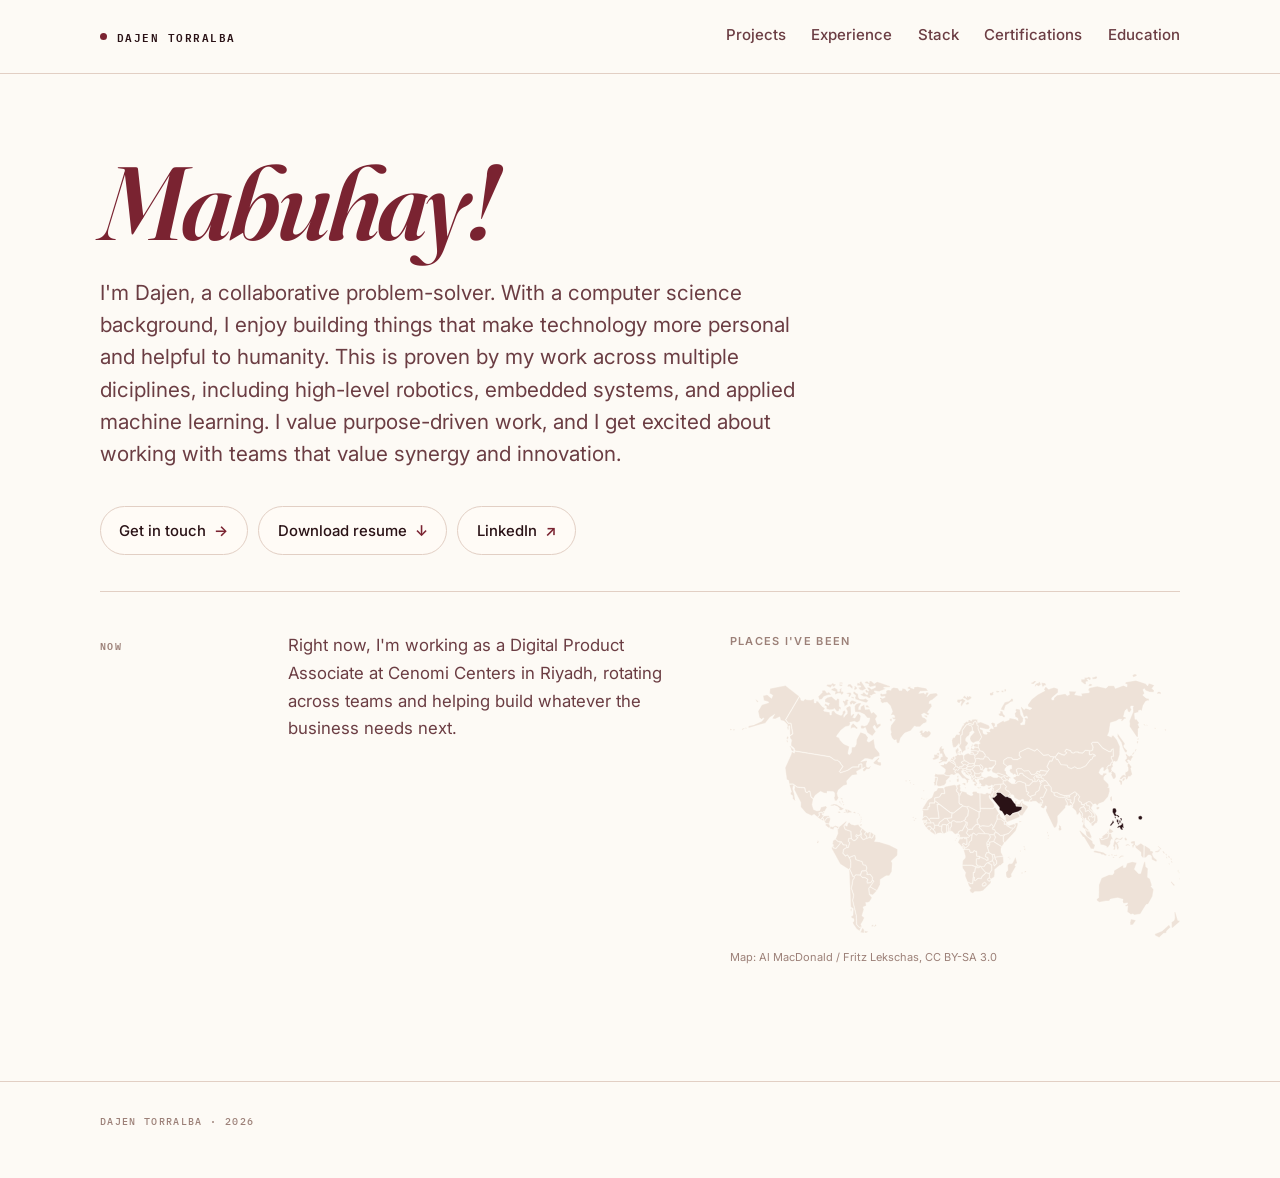
<file: index.html>
<!DOCTYPE html>
<html lang="en">
  <head>
    <meta charset="UTF-8" />
    <meta name="viewport" content="width=device-width, initial-scale=1.0" />
    <meta name="description" content="Dajen Torralba is a software engineer in Riyadh working across robotics perception, systems security, and applied machine learning." />
    <title>Dajen Torralba — Software Engineer</title>

    <meta property="og:type" content="website" />
    <meta property="og:title" content="Dajen Torralba — Software Engineer" />
    <meta property="og:description" content="Dajen Torralba is a software engineer in Riyadh working across robotics perception, systems security, and applied machine learning." />
    <meta name="twitter:card" content="summary_large_image" />

    <link rel="icon" href="data:image/svg+xml,<svg xmlns='http://www.w3.org/2000/svg' viewBox='0 0 32 32'><circle cx='16' cy='16' r='9' fill='%237a2331'/></svg>" />

    <link rel="preconnect" href="https://fonts.googleapis.com" />
    <link rel="preconnect" href="https://fonts.gstatic.com" crossorigin />
    <link
      href="https://fonts.googleapis.com/css2?family=Fraunces:ital,wght@0,300..900;1,300..900&family=Inter:wght@400..700&family=IBM+Plex+Mono:wght@400..700&display=swap"
      rel="stylesheet"
    />
    <link rel="stylesheet" href="styles.css" />
    <script>document.documentElement.classList.add("js");</script>
    <!-- Umami analytics: cookieless pageviews. Custom events are
         emitted from script.js. Scoped to the live host so local
         previews don't count as traffic. -->
    <script
      defer
      src="https://cloud.umami.is/script.js"
      data-website-id="7c1a7ca9-946a-44bf-9232-5adcb33ba01f"
      data-domains="dajentorralba.github.io"
    ></script>
  </head>
  <body>
    <a class="skip-link" href="#main">Skip to content</a>

    <header class="masthead">
      <div class="shell masthead__inner">
        <a class="brand" href="./">Dajen&nbsp;Torralba</a>
        <nav class="nav" data-nav aria-label="Primary">
        <a href="projects/">Projects</a>
        <a href="experience/">Experience</a>
        <a href="stack/">Stack</a>
        <a href="certifications/">Certifications</a>
        <a href="education/">Education</a>
        </nav>
        <button class="menu-toggle" aria-expanded="false" aria-controls="drawer">Menu</button>
      </div>
    </header>

    <div class="scrim"></div>
    <nav id="drawer" class="drawer" data-nav aria-label="Primary mobile">
      <button class="drawer__close" aria-label="Close menu">Close ×</button>
      <a href="projects/">Projects</a>
      <a href="experience/">Experience</a>
      <a href="stack/">Stack</a>
      <a href="certifications/">Certifications</a>
      <a href="education/">Education</a>
    </nav>

    <main id="main">
      <section class="shell hero">
        <h1 class="hero__greeting">Mabuhay!</h1>
        <p class="hero__lede">
         I'm Dajen, a collaborative problem-solver. With a computer science background, I enjoy  
         building things that make technology more personal and helpful to humanity. This is proven 
         by my work across multiple diciplines, including high-level robotics, embedded 
         systems, and applied machine learning. I value purpose-driven work, and I get excited 
         about working with teams that value synergy and innovation.

        </p>
        <div class="hero__links">
          <a class="link-btn" href="mailto:dajen.s.torralba@gmail.com">
            Get in touch <span class="link-btn__arrow" aria-hidden="true">&rarr;</span>
          </a>
          <a class="link-btn" href="Dajen_Torralba_Resume.pdf" download>
            Download resume <span class="link-btn__arrow" aria-hidden="true">&darr;</span>
          </a>
          <a class="link-btn" href="https://www.linkedin.com/in/dajen-torralba" target="_blank" rel="noreferrer">
            LinkedIn <span class="link-btn__arrow" aria-hidden="true">&nearr;</span>
          </a>
        </div>
      </section>

      <section class="shell now-map reveal">
        <div class="rail now-map__now">
          <p class="rail__label">Now</p>
          <div class="rail__body">
            <p class="page-intro">
              Right now, I'm working as a Digital Product Associate at Cenomi Centers in Riyadh, rotating 
              across teams and helping build whatever the business needs next.
            </p>
          </div>
        </div>

        <div class="travel-map now-map__travel">
          <div class="travel-map-header">
            <span class="travel-map-label">Places I've been</span>
          </div>
          <div class="map-figure" id="map-figure">
            <!-- the SVG gets injected here by script.js -->
            <div class="map-tooltip" id="map-tooltip"></div>
          </div>
          <p class="map-credit">
            Map: <a href="https://github.com/flekschas/simple-world-map" target="_blank" rel="noreferrer">Al MacDonald / Fritz Lekschas</a>, CC BY-SA 3.0
          </p>
        </div>
      </section>
    </main>

    <footer class="footer">
      <div class="shell footer__inner">
        <p>Dajen Torralba · 2026</p>
      </div>
    </footer>

    <script src="script.js"></script>
  </body>
</html>
</file>
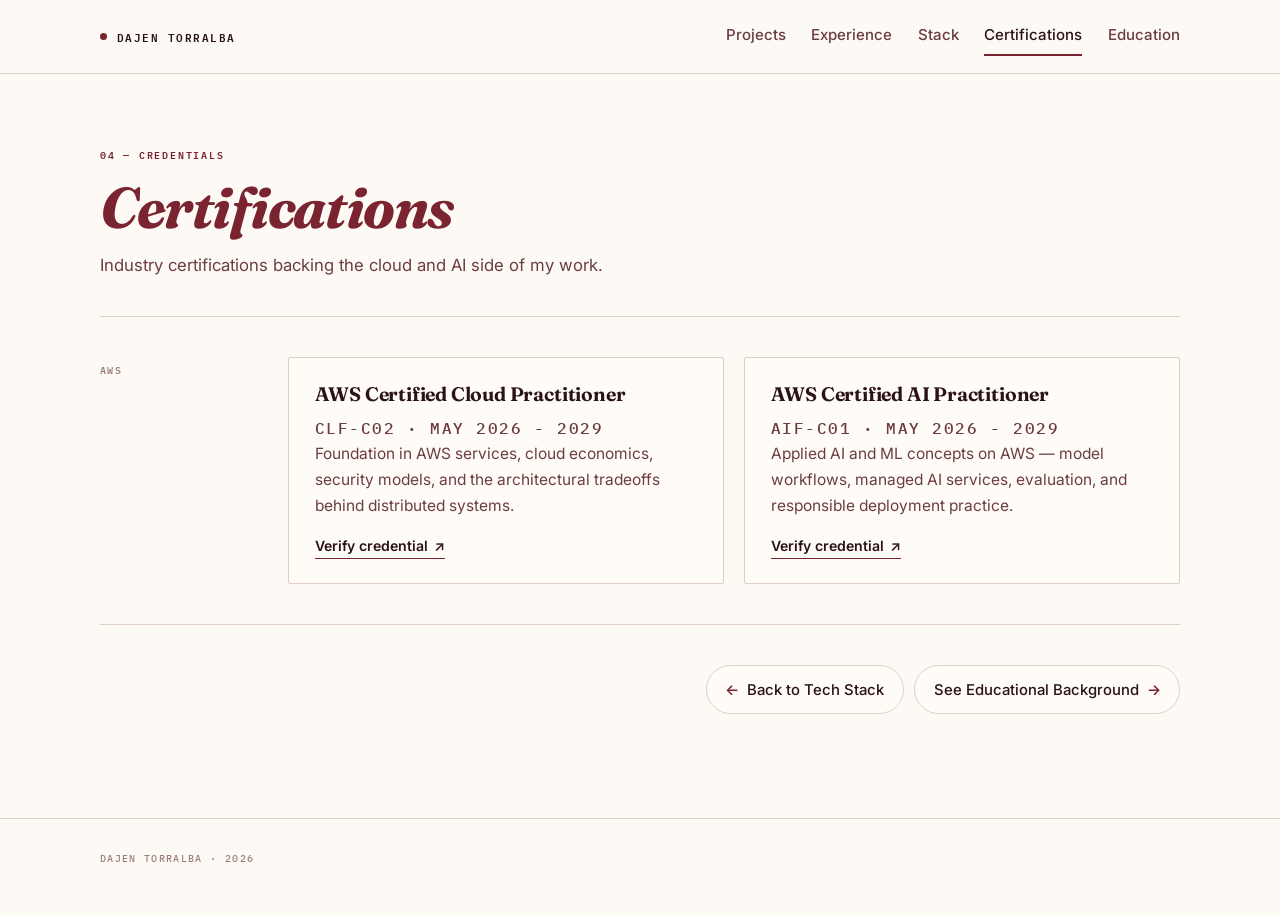
<file: certifications/index.html>
<!DOCTYPE html>
<html lang="en">
  <head>
    <meta charset="UTF-8" />
    <meta name="viewport" content="width=device-width, initial-scale=1.0" />
    <meta name="description" content="AWS Certified Cloud Practitioner and AWS Certified AI Practitioner credentials held by Dajen Torralba." />
    <title>Certifications — Dajen Torralba</title>

    <meta property="og:type" content="website" />
    <meta property="og:title" content="Certifications — Dajen Torralba" />
    <meta property="og:description" content="AWS Certified Cloud Practitioner and AWS Certified AI Practitioner credentials held by Dajen Torralba." />
    <meta name="twitter:card" content="summary_large_image" />

    <link rel="icon" href="data:image/svg+xml,<svg xmlns='http://www.w3.org/2000/svg' viewBox='0 0 32 32'><circle cx='16' cy='16' r='9' fill='%237a2331'/></svg>" />

    <link rel="preconnect" href="https://fonts.googleapis.com" />
    <link rel="preconnect" href="https://fonts.gstatic.com" crossorigin />
    <link
      href="https://fonts.googleapis.com/css2?family=Fraunces:ital,wght@0,300..900;1,300..900&family=Inter:wght@400..700&family=IBM+Plex+Mono:wght@400..700&display=swap"
      rel="stylesheet"
    />
    <link rel="stylesheet" href="../styles.css" />
    <script>document.documentElement.classList.add("js");</script>
    <!-- Umami analytics: cookieless pageviews. Custom events are
         emitted from script.js. Scoped to the live host so local
         previews don't count as traffic. -->
    <script
      defer
      src="https://cloud.umami.is/script.js"
      data-website-id="7c1a7ca9-946a-44bf-9232-5adcb33ba01f"
      data-domains="dajentorralba.github.io"
    ></script>
  </head>
  <body>
    <a class="skip-link" href="#main">Skip to content</a>

    <header class="masthead">
      <div class="shell masthead__inner">
        <a class="brand" href="../">Dajen&nbsp;Torralba</a>
        <nav class="nav" data-nav aria-label="Primary">
        <a href="../projects/">Projects</a>
        <a href="../experience/">Experience</a>
        <a href="../stack/">Stack</a>
        <a href="../certifications/">Certifications</a>
        <a href="../education/">Education</a>
        </nav>
        <button class="menu-toggle" aria-expanded="false" aria-controls="drawer">Menu</button>
      </div>
    </header>

    <div class="scrim"></div>
    <nav id="drawer" class="drawer" data-nav aria-label="Primary mobile">
      <button class="drawer__close" aria-label="Close menu">Close ×</button>
      <a href="../projects/">Projects</a>
      <a href="../experience/">Experience</a>
      <a href="../stack/">Stack</a>
      <a href="../certifications/">Certifications</a>
      <a href="../education/">Education</a>
    </nav>

    <main id="main">
      <section class="shell page-head">
        <p class="eyebrow">04 — Credentials</p>
        <h1 class="page-title">Certifications</h1>
        <p class="page-intro">Industry certifications backing the cloud and AI side of my work.</p>
      </section>

      <section class="shell rail reveal">
        <p class="rail__label">AWS</p>
        <div class="rail__body">
          <div class="plates plates--two">
            <article class="plate">
              <h2 class="plate__title">AWS Certified Cloud Practitioner</h2>
              <p class="plate__meta">CLF-C02 · May 2026 - 2029</p>
              <p>
                Foundation in AWS services, cloud economics, security models, and the
                architectural tradeoffs behind distributed systems.
              </p>
              <a class="plate__link" href="https://www.credly.com/badges/7d175295-0759-41d2-b193-5d890fbc2893/public_url">Verify credential <span aria-hidden="true">&nearr;</span></a>
            </article>

            <article class="plate">
              <h2 class="plate__title">AWS Certified AI Practitioner</h2>
              <p class="plate__meta">AIF-C01 · May 2026 - 2029</p>
              <p>
                Applied AI and ML concepts on AWS — model workflows, managed AI services,
                evaluation, and responsible deployment practice.
              </p>
              <a class="plate__link" href="https://www.credly.com/badges/7020e61a-3078-47af-9ef9-79678bc57afd/public_url">Verify credential <span aria-hidden="true">&nearr;</span></a>
            </article>
          </div>
        </div>
      </section>



      <nav class="shell pager reveal" aria-label="Page navigation">
        <a class="link-btn" href="../stack/"><span class="link-btn__arrow" aria-hidden="true">&larr;</span> Back to Tech Stack</a>
        <a class="link-btn" href="../education/">See Educational Background <span class="link-btn__arrow" aria-hidden="true">&rarr;</span></a>
      </nav>

    </main>

    <footer class="footer">
      <div class="shell footer__inner">
        <p>Dajen Torralba · 2026</p>
      </div>
    </footer>

    <script src="../script.js"></script>
  </body>
</html>
</file>
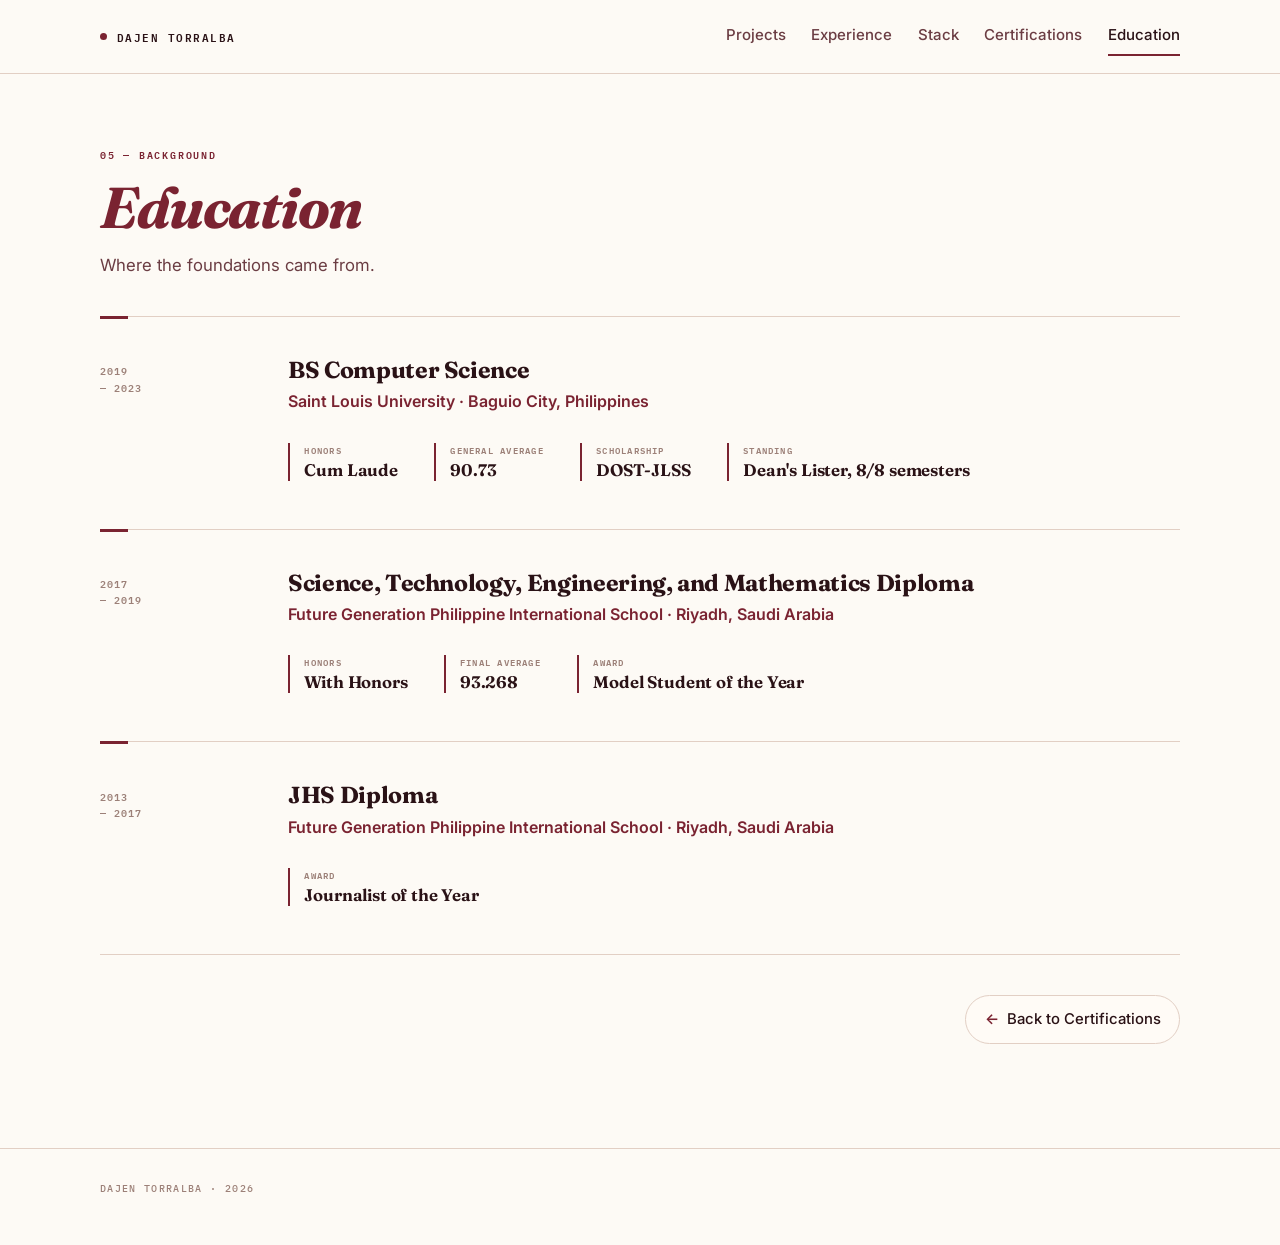
<file: education/index.html>
<!DOCTYPE html>
<html lang="en">
  <head>
    <meta charset="UTF-8" />
    <meta name="viewport" content="width=device-width, initial-scale=1.0" />
    <meta name="description" content="Academic background of Dajen Torralba, including a BS in Computer Science from Saint Louis University." />
    <title>Education — Dajen Torralba</title>

    <meta property="og:type" content="website" />
    <meta property="og:title" content="Education — Dajen Torralba" />
    <meta property="og:description" content="Academic background of Dajen Torralba, including a BS in Computer Science from Saint Louis University." />
    <meta name="twitter:card" content="summary_large_image" />

    <link rel="icon" href="data:image/svg+xml,<svg xmlns='http://www.w3.org/2000/svg' viewBox='0 0 32 32'><circle cx='16' cy='16' r='9' fill='%237a2331'/></svg>" />

    <link rel="preconnect" href="https://fonts.googleapis.com" />
    <link rel="preconnect" href="https://fonts.gstatic.com" crossorigin />
    <link
      href="https://fonts.googleapis.com/css2?family=Fraunces:ital,wght@0,300..900;1,300..900&family=Inter:wght@400..700&family=IBM+Plex+Mono:wght@400..700&display=swap"
      rel="stylesheet"
    />
    <link rel="stylesheet" href="../styles.css" />
    <script>document.documentElement.classList.add("js");</script>
    <!-- Umami analytics: cookieless pageviews. Custom events are
         emitted from script.js. Scoped to the live host so local
         previews don't count as traffic. -->
    <script
      defer
      src="https://cloud.umami.is/script.js"
      data-website-id="7c1a7ca9-946a-44bf-9232-5adcb33ba01f"
      data-domains="dajentorralba.github.io"
    ></script>
  </head>
  <body>
    <a class="skip-link" href="#main">Skip to content</a>

    <header class="masthead">
      <div class="shell masthead__inner">
        <a class="brand" href="../">Dajen&nbsp;Torralba</a>
        <nav class="nav" data-nav aria-label="Primary">
        <a href="../projects/">Projects</a>
        <a href="../experience/">Experience</a>
        <a href="../stack/">Stack</a>
        <a href="../certifications/">Certifications</a>
        <a href="../education/">Education</a>
        </nav>
        <button class="menu-toggle" aria-expanded="false" aria-controls="drawer">Menu</button>
      </div>
    </header>

    <div class="scrim"></div>
    <nav id="drawer" class="drawer" data-nav aria-label="Primary mobile">
      <button class="drawer__close" aria-label="Close menu">Close ×</button>
      <a href="../projects/">Projects</a>
      <a href="../experience/">Experience</a>
      <a href="../stack/">Stack</a>
      <a href="../certifications/">Certifications</a>
      <a href="../education/">Education</a>
    </nav>

    <main id="main">
      <section class="shell page-head">
        <p class="eyebrow">05 — Background</p>
        <h1 class="page-title">Education</h1>
        <p class="page-intro">Where the foundations came from.</p>
      </section>

      <section class="shell reveal">
        <article class="entry">
          <p class="entry__date">2019<br />— 2023</p>
          <div>
            <h2 class="entry__role">BS Computer Science</h2>
            <p class="entry__org"><a href="https://www.slu.edu.ph" target="_blank" rel="noopener noreferrer">Saint Louis University · Baguio City, Philippines</a></p>
            <dl class="marks">
              <div>
                <dt>Honors</dt>
                <dd>Cum Laude</dd>
              </div>
              <div>
                <dt>General average</dt>
                <dd>90.73</dd>
              </div>
              <div>
                <dt>Scholarship</dt>
                <dd>DOST-JLSS</dd>
              </div>
              <div>
                <dt>Standing</dt>
                <dd>Dean's Lister, 8/8 semesters</dd>
              </div>
            </dl>
          </div>
        </article>

        <article class="entry">
          <p class="entry__date">2017<br />— 2019</p>
          <div>
            <h2 class="entry__role">Science, Technology, Engineering, and Mathematics Diploma</h2>
            <p class="entry__org"><a href="https://www.facebook.com/fgpis2006/" target="_blank" rel="noopener noreferrer">Future Generation Philippine International School · Riyadh, Saudi Arabia</a></p>
            <dl class="marks">
              <div>
                <dt>Honors</dt>
                <dd>With Honors</dd>
              </div>
              <div>
                <dt>Final average</dt>
                <dd>93.268</dd>
              </div>
              <div>
                <dt>Award</dt>
                <dd>Model Student of the Year</dd>
              </div>
            </dl>
          </div>
        </article>

        <article class="entry">
          <p class="entry__date">2013<br />— 2017</p>
          <div>
            <h2 class="entry__role">JHS Diploma</h2>
            <p class="entry__org"><a href="https://www.facebook.com/fgpis2006/" target="_blank" rel="noopener noreferrer">Future Generation Philippine International School · Riyadh, Saudi Arabia</a></p>
            <dl class="marks">
              <div>
                <dt>Award</dt>
                <dd>Journalist of the Year</dd>
              </div>
            </dl>
          </div>
        </article>
      </section>


      <nav class="shell pager reveal" aria-label="Page navigation">
        <a class="link-btn" href="../certifications/"><span class="link-btn__arrow" aria-hidden="true">&larr;</span> Back to Certifications</a>
      </nav>

    </main>

    <footer class="footer">
      <div class="shell footer__inner">
        <p>Dajen Torralba · 2026</p>
      </div>
    </footer>

    <script src="../script.js"></script>
  </body>
</html>
</file>
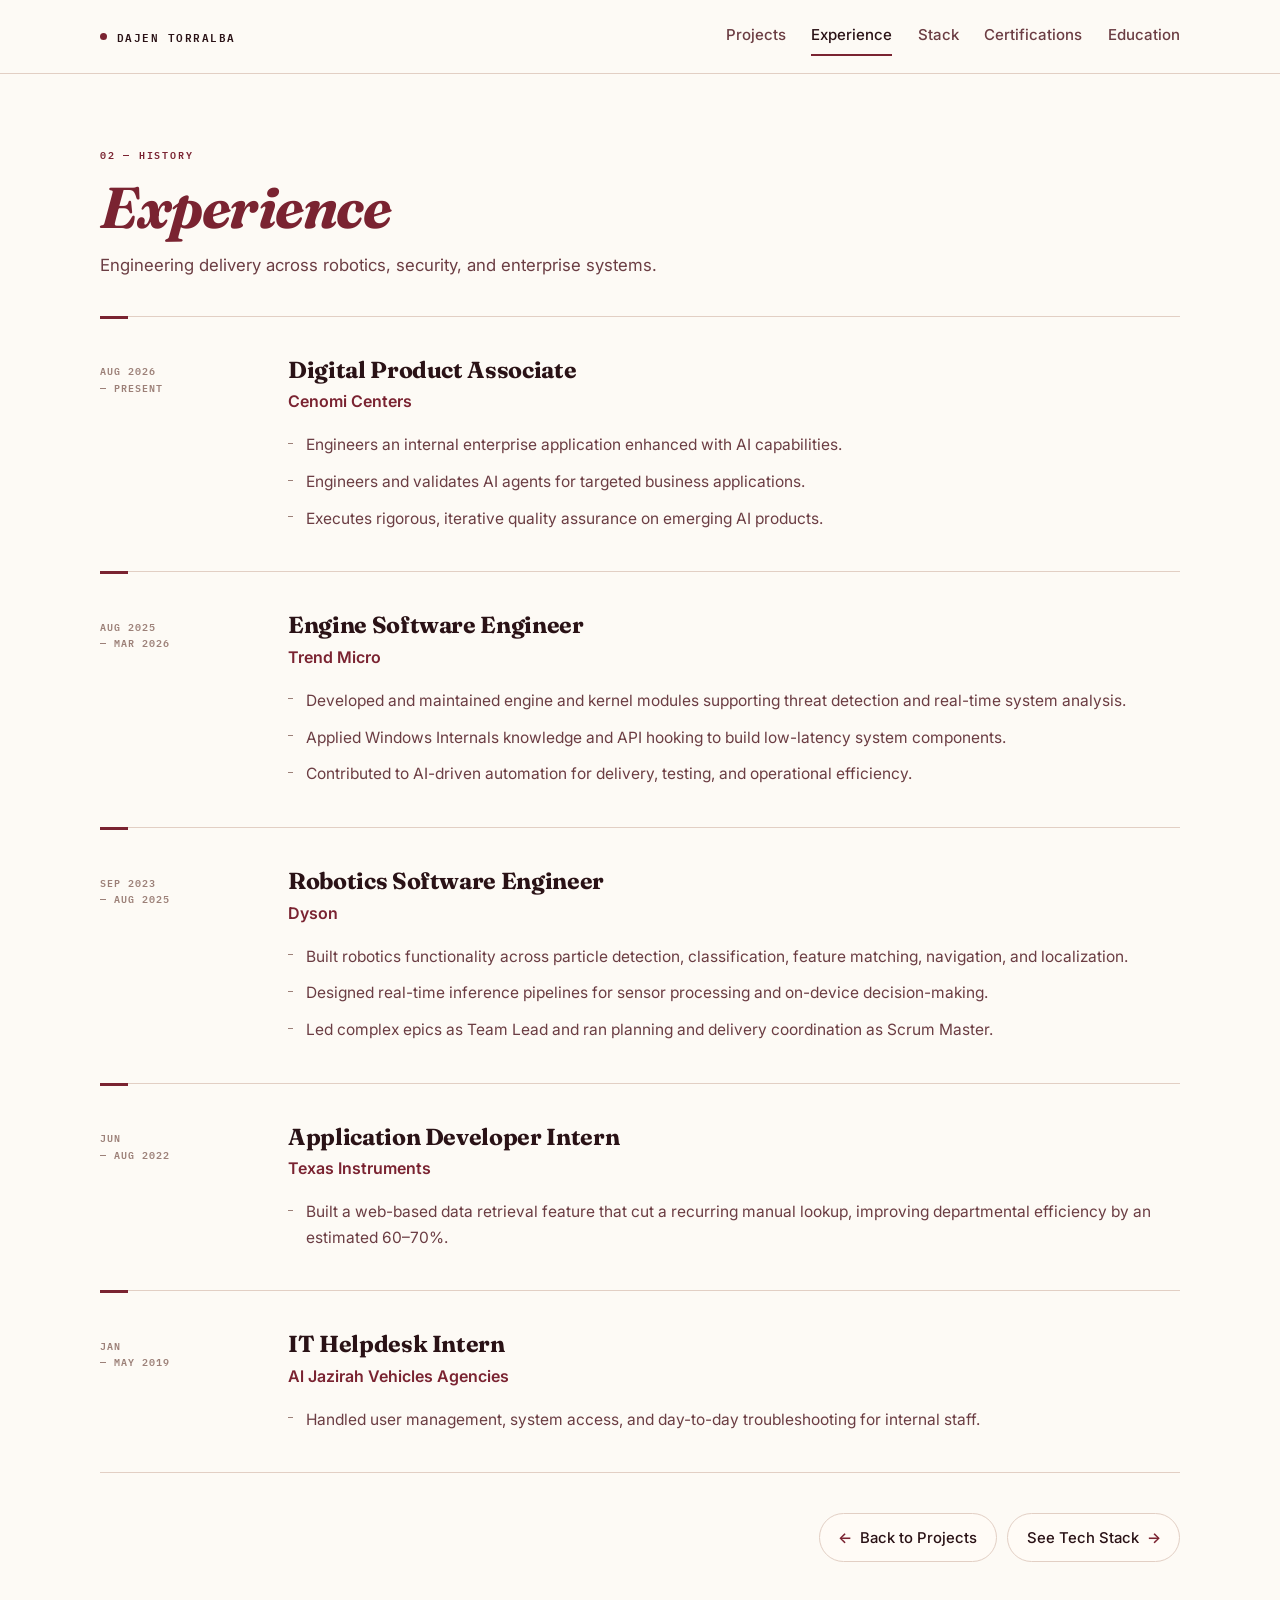
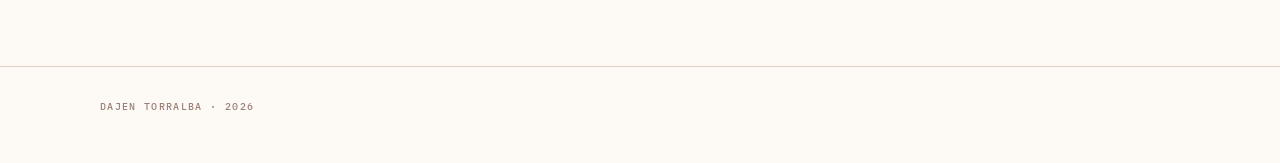
<file: experience/index.html>
<!DOCTYPE html>
<html lang="en">
  <head>
    <meta charset="UTF-8" />
    <meta name="viewport" content="width=device-width, initial-scale=1.0" />
    <meta name="description" content="Engineering roles held by Dajen Torralba at Trend Micro, Dyson, Texas Instruments, and Al Jazirah Vehicles Agencies." />
    <title>Experience — Dajen Torralba</title>

    <meta property="og:type" content="website" />
    <meta property="og:title" content="Experience — Dajen Torralba" />
    <meta property="og:description" content="Engineering roles held by Dajen Torralba at Trend Micro, Dyson, Texas Instruments, and Al Jazirah Vehicles Agencies." />
    <meta name="twitter:card" content="summary_large_image" />

    <link rel="icon" href="data:image/svg+xml,<svg xmlns='http://www.w3.org/2000/svg' viewBox='0 0 32 32'><circle cx='16' cy='16' r='9' fill='%237a2331'/></svg>" />

    <link rel="preconnect" href="https://fonts.googleapis.com" />
    <link rel="preconnect" href="https://fonts.gstatic.com" crossorigin />
    <link
      href="https://fonts.googleapis.com/css2?family=Fraunces:ital,wght@0,300..900;1,300..900&family=Inter:wght@400..700&family=IBM+Plex+Mono:wght@400..700&display=swap"
      rel="stylesheet"
    />
    <link rel="stylesheet" href="../styles.css" />
    <script>document.documentElement.classList.add("js");</script>
    <!-- Umami analytics: cookieless pageviews. Custom events are
         emitted from script.js. Scoped to the live host so local
         previews don't count as traffic. -->
    <script
      defer
      src="https://cloud.umami.is/script.js"
      data-website-id="7c1a7ca9-946a-44bf-9232-5adcb33ba01f"
      data-domains="dajentorralba.github.io"
    ></script>
  </head>
  <body>
    <a class="skip-link" href="#main">Skip to content</a>

    <header class="masthead">
      <div class="shell masthead__inner">
        <a class="brand" href="../">Dajen&nbsp;Torralba</a>
        <nav class="nav" data-nav aria-label="Primary">
        <a href="../projects/">Projects</a>
        <a href="../experience/">Experience</a>
        <a href="../stack/">Stack</a>
        <a href="../certifications/">Certifications</a>
        <a href="../education/">Education</a>
        </nav>
        <button class="menu-toggle" aria-expanded="false" aria-controls="drawer">Menu</button>
      </div>
    </header>

    <div class="scrim"></div>
    <nav id="drawer" class="drawer" data-nav aria-label="Primary mobile">
      <button class="drawer__close" aria-label="Close menu">Close ×</button>
      <a href="../projects/">Projects</a>
      <a href="../experience/">Experience</a>
      <a href="../stack/">Stack</a>
      <a href="../certifications/">Certifications</a>
      <a href="../education/">Education</a>
    </nav>

    <main id="main">
      <section class="shell page-head">
        <p class="eyebrow">02 — History</p>
        <h1 class="page-title">Experience</h1>
        <p class="page-intro">Engineering delivery across robotics, security, and enterprise systems.</p>
      </section>

      <section class="shell reveal">
        <article class="entry">
          <p class="entry__date">Aug 2026<br />— Present</p>
          <div>
            <h2 class="entry__role">Digital Product Associate</h2>
            <p class="entry__org"><a href="https://centers.cenomi.com/sa-en/">Cenomi Centers</a></p>
            <ul class="entry__list">
              <li>Engineers an internal enterprise application enhanced with AI capabilities.</li>
              <li>Engineers and validates AI agents for targeted business applications.</li>
              <li>Executes rigorous, iterative quality assurance on emerging AI products.</li>
            </ul>
          </div>
        </article>

        <article class="entry">
          <p class="entry__date">Aug 2025<br />— Mar 2026</p>
          <div>
            <h2 class="entry__role">Engine Software Engineer</h2>
            <p class="entry__org"><a href="https://www.trendmicro.com/">Trend Micro</a></p>
            <ul class="entry__list">
              <li>Developed and maintained engine and kernel modules supporting threat detection and real-time system analysis.</li>
              <li>Applied Windows Internals knowledge and API hooking to build low-latency system components.</li>
              <li>Contributed to AI-driven automation for delivery, testing, and operational efficiency.</li>
            </ul>
          </div>
        </article>

        <article class="entry">
          <p class="entry__date">Sep 2023<br />— Aug 2025</p>
          <div>
            <h2 class="entry__role">Robotics Software Engineer</h2>
            <p class="entry__org"><a href="https://www.dyson.com/">Dyson</a></p>
            <ul class="entry__list">
              <li>Built robotics functionality across particle detection, classification, feature matching, navigation, and localization.</li>
              <li>Designed real-time inference pipelines for sensor processing and on-device decision-making.</li>
              <li>Led complex epics as Team Lead and ran planning and delivery coordination as Scrum Master.</li>
            </ul>
          </div>
        </article>

        <article class="entry">
          <p class="entry__date">Jun<br />— Aug 2022</p>
          <div>
            <h2 class="entry__role">Application Developer Intern</h2>
            <p class="entry__org"><a href="https://www.ti.com/">Texas Instruments</a></p>
            <ul class="entry__list">
              <li>Built a web-based data retrieval feature that cut a recurring manual lookup, improving departmental efficiency by an estimated 60–70%.</li>
            </ul>
          </div>
        </article>

        <article class="entry">
          <p class="entry__date">Jan<br />— May 2019</p>
          <div>
            <h2 class="entry__role">IT Helpdesk Intern</h2>
            <p class="entry__org"><a href="https://en.aljazirahford.com">Al Jazirah Vehicles Agencies</a></p>
            <ul class="entry__list">
              <li>Handled user management, system access, and day-to-day troubleshooting for internal staff.</li>
            </ul>
          </div>
        </article>
      </section>



      <nav class="shell pager reveal" aria-label="Page navigation">
        <a class="link-btn" href="../projects/"><span class="link-btn__arrow" aria-hidden="true">&larr;</span> Back to Projects</a>
        <a class="link-btn" href="../stack/">See Tech Stack <span class="link-btn__arrow" aria-hidden="true">&rarr;</span></a>
      </nav>

    </main>

    <footer class="footer">
      <div class="shell footer__inner">
        <p>Dajen Torralba · 2026</p>
      </div>
    </footer>

    <script src="../script.js"></script>
  </body>
</html>
</file>
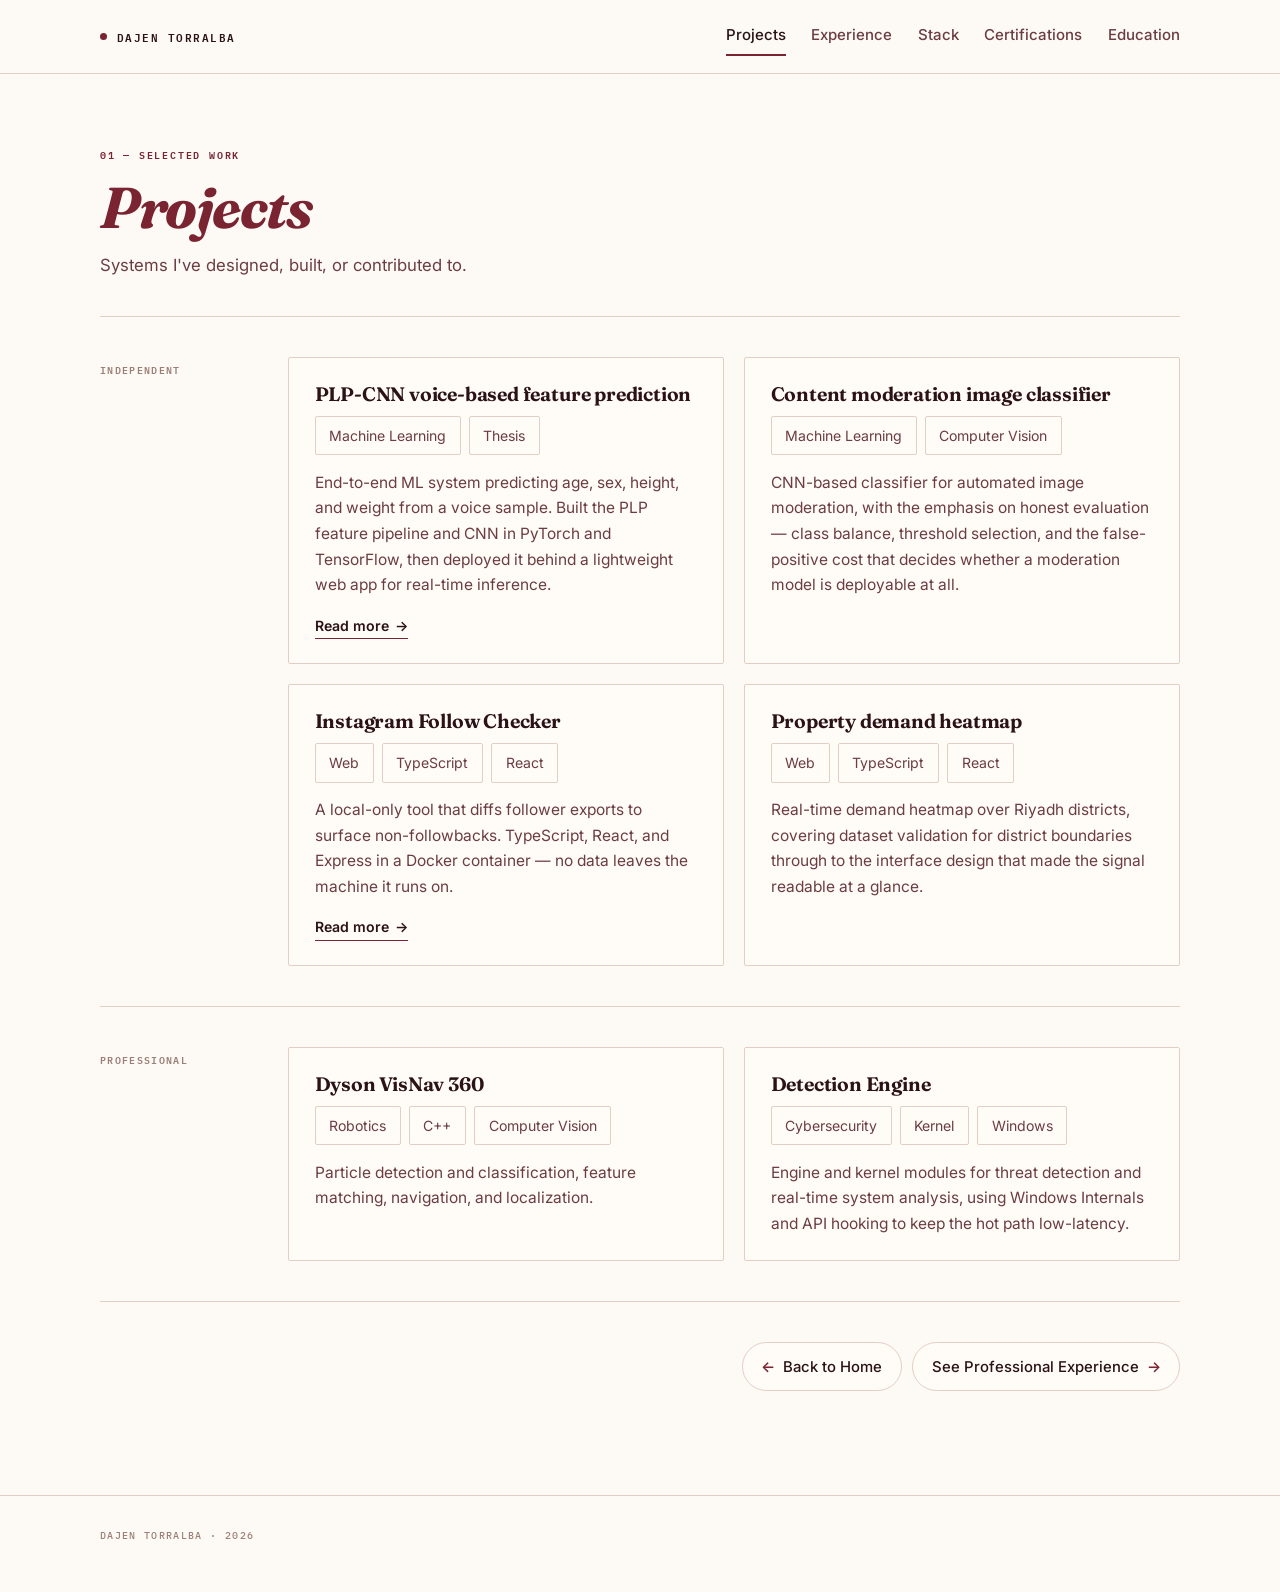
<file: projects/index.html>
<!DOCTYPE html>
<html lang="en">
  <head>
    <meta charset="UTF-8" />
    <meta name="viewport" content="width=device-width, initial-scale=1.0" />
    <meta name="description" content="Selected engineering projects by Dajen Torralba across machine learning, computer vision, robotics, and security." />
    <title>Projects — Dajen Torralba</title>

    <meta property="og:type" content="website" />
    <meta property="og:title" content="Projects — Dajen Torralba" />
    <meta property="og:description" content="Selected engineering projects by Dajen Torralba across machine learning, computer vision, robotics, and security." />
    <meta name="twitter:card" content="summary_large_image" />

    <link rel="icon" href="data:image/svg+xml,<svg xmlns='http://www.w3.org/2000/svg' viewBox='0 0 32 32'><circle cx='16' cy='16' r='9' fill='%237a2331'/></svg>" />

    <link rel="preconnect" href="https://fonts.googleapis.com" />
    <link rel="preconnect" href="https://fonts.gstatic.com" crossorigin />
    <link
      href="https://fonts.googleapis.com/css2?family=Fraunces:ital,wght@0,300..900;1,300..900&family=Inter:wght@400..700&family=IBM+Plex+Mono:wght@400..700&display=swap"
      rel="stylesheet"
    />
    <link rel="stylesheet" href="../styles.css" />
    <script>document.documentElement.classList.add("js");</script>
    <!-- Umami analytics: cookieless pageviews. Custom events are
         emitted from script.js. Scoped to the live host so local
         previews don't count as traffic. -->
    <script
      defer
      src="https://cloud.umami.is/script.js"
      data-website-id="7c1a7ca9-946a-44bf-9232-5adcb33ba01f"
      data-domains="dajentorralba.github.io"
    ></script>
  </head>
  <body>
    <a class="skip-link" href="#main">Skip to content</a>

    <header class="masthead">
      <div class="shell masthead__inner">
        <a class="brand" href="../">Dajen&nbsp;Torralba</a>
        <nav class="nav" data-nav aria-label="Primary">
        <a href="../projects/">Projects</a>
        <a href="../experience/">Experience</a>
        <a href="../stack/">Stack</a>
        <a href="../certifications/">Certifications</a>
        <a href="../education/">Education</a>
        </nav>
        <button class="menu-toggle" aria-expanded="false" aria-controls="drawer">Menu</button>
      </div>
    </header>

    <div class="scrim"></div>
    <nav id="drawer" class="drawer" data-nav aria-label="Primary mobile">
      <button class="drawer__close" aria-label="Close menu">Close ×</button>
      <a href="../projects/">Projects</a>
      <a href="../experience/">Experience</a>
      <a href="../stack/">Stack</a>
      <a href="../certifications/">Certifications</a>
      <a href="../education/">Education</a>
    </nav>

    <main id="main">
      <section class="shell page-head">
        <p class="eyebrow">01 — Selected work</p>
        <h1 class="page-title">Projects</h1>
        <p class="page-intro">Systems I've designed, built, or contributed to.</p>
      </section>

      <section class="shell rail reveal">
        <p class="rail__label">Independent</p>
        <div class="rail__body">
          <div class="plates plates--two">
            <article class="plate">
              <h2 class="plate__title">PLP-CNN voice-based feature prediction</h2>
              <div class="tags">
                <span>Machine Learning</span>
                <span>Thesis</span>
              </div>

              <p>
                End-to-end ML system predicting age, sex, height, and weight from a voice
                sample. Built the PLP feature pipeline and CNN in PyTorch and TensorFlow,
                then deployed it behind a lightweight web app for real-time inference.
              </p>
              <a class="plate__link" href="https://www.linkedin.com/feed/update/urn:li:activity:7080107226740240384/">Read more <span aria-hidden="true">&rarr;</span></a>
            </article>

            <article class="plate">
              <h2 class="plate__title">Content moderation image classifier</h2>
              <div class="tags">
                <span>Machine Learning</span>
                <span>Computer Vision</span>
              </div>
              <p>
                CNN-based classifier for automated image moderation, with the emphasis on
                honest evaluation — class balance, threshold selection, and the false-positive
                cost that decides whether a moderation model is deployable at all.
              </p>
            </article>

            <article class="plate">
              <h2 class="plate__title">Instagram Follow Checker</h2>
              <div class="tags">
                <span>Web</span>
                <span>TypeScript</span>
                <span>React</span>
              </div>
              <p>
                A local-only tool that diffs follower exports to surface non-followbacks.
                TypeScript, React, and Express in a Docker container — no data leaves the
                machine it runs on.
              </p>
              <a class="plate__link" href="https://dajentorralba.github.io/instagram-follower-check/">Read more <span aria-hidden="true">&rarr;</span></a>
            </article>

            <article class="plate">
              <h2 class="plate__title">Property demand heatmap</h2>
              <div class="tags">
                <span>Web</span>
                <span>TypeScript</span>
                <span>React</span>
              </div>
              <p>
                Real-time demand heatmap over Riyadh districts, covering dataset validation
                for district boundaries through to the interface design that made the
                signal readable at a glance.
              </p>
            </article>
          </div>
        </div>
      </section>

      <section class="shell rail reveal">
        <p class="rail__label">Professional</p>
        <div class="rail__body">
          <div class="plates plates--two">
            <article class="plate">
              <h2 class="plate__title">Dyson VisNav 360</h2>
              <div class="tags">
                <span>Robotics</span>
                <span>C++</span>
                <span>Computer Vision</span>
              </div>
              <p>
                Particle detection and classification, feature matching, navigation, and
                localization.
              </p>
            </article>

            <article class="plate">
              <h2 class="plate__title">Detection Engine</h2>
              <div class="tags">
                <span>Cybersecurity</span>
                <span>Kernel</span>
                <span>Windows</span>
              </div>
              <p>
                Engine and kernel modules for threat detection and real-time system analysis,
                using Windows Internals and API hooking to keep the hot path low-latency.
              </p>
            </article>
          </div>
        </div>
      </section>



      <nav class="shell pager reveal" aria-label="Page navigation">
        <a class="link-btn" href="../"><span class="link-btn__arrow" aria-hidden="true">&larr;</span> Back to Home</a>
        <a class="link-btn" href="../experience/">See Professional Experience <span class="link-btn__arrow" aria-hidden="true">&rarr;</span></a>
      </nav>

    </main>

    <footer class="footer">
      <div class="shell footer__inner">
        <p>Dajen Torralba · 2026</p>
      </div>
    </footer>

    <script src="../script.js"></script>
  </body>
</html>
</file>
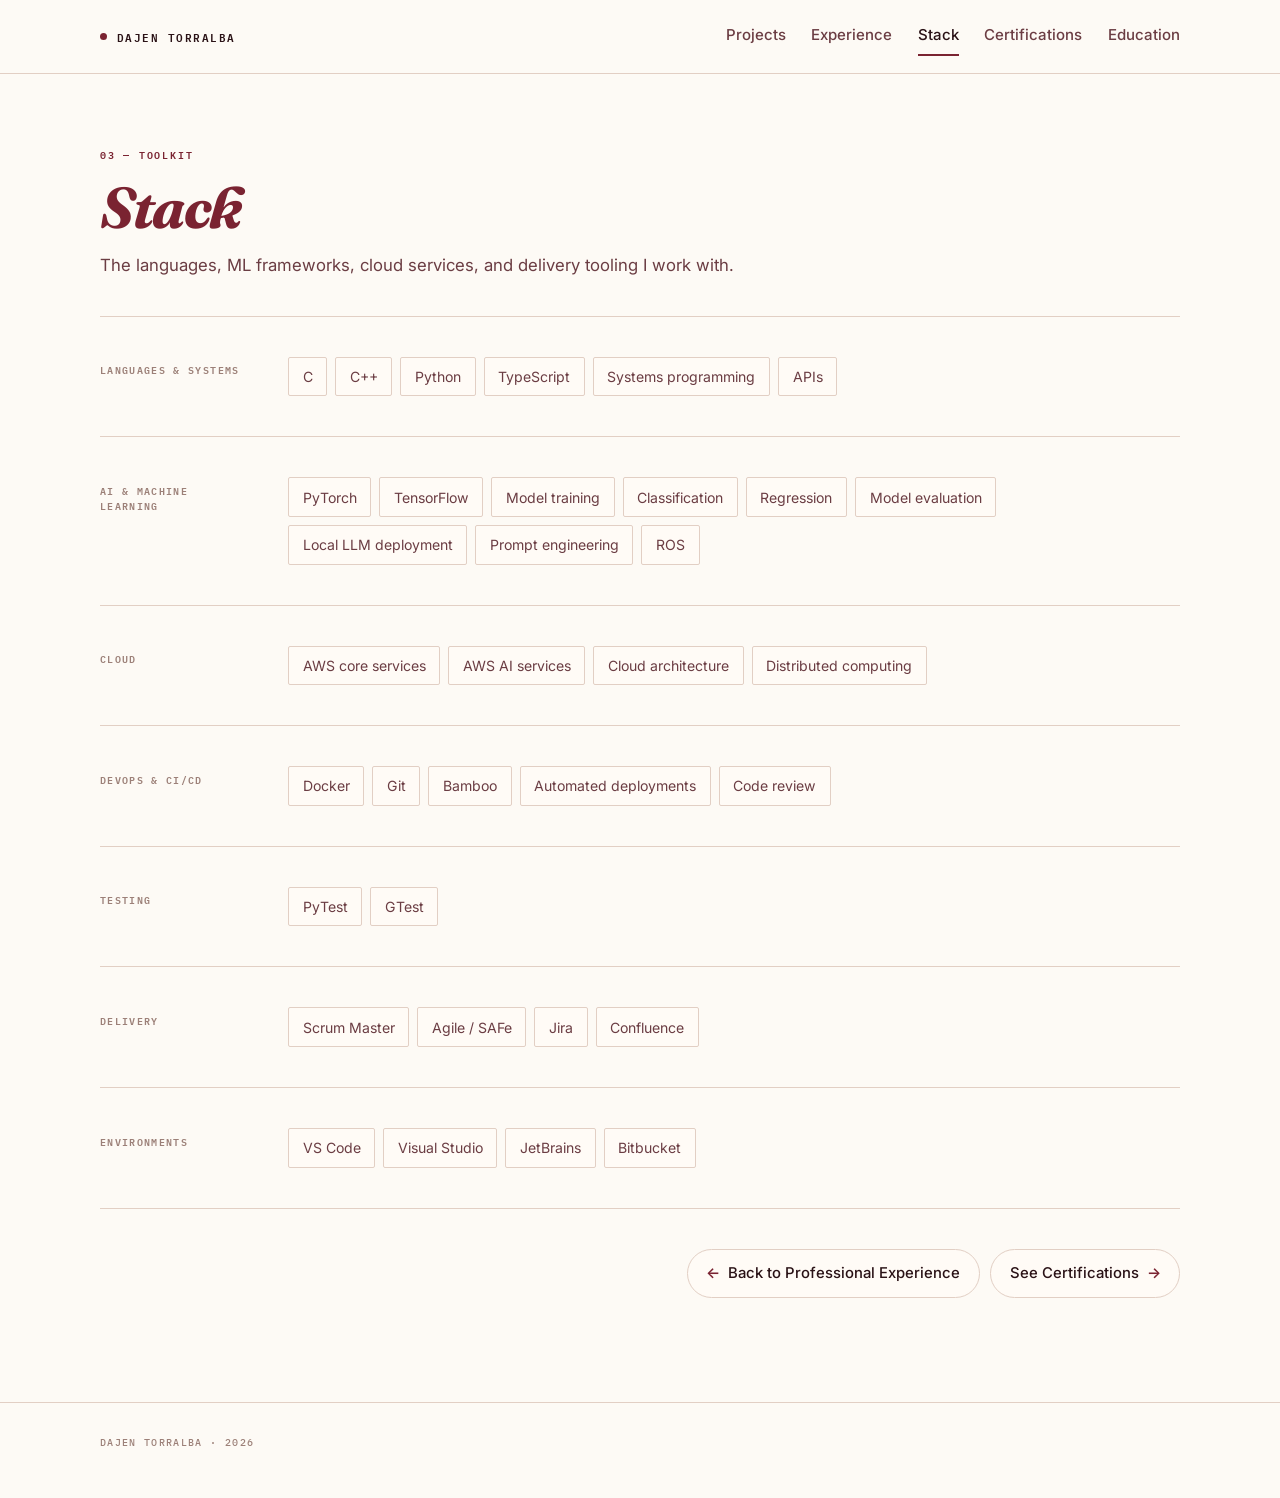
<file: stack/index.html>
<!DOCTYPE html>
<html lang="en">
  <head>
    <meta charset="UTF-8" />
    <meta name="viewport" content="width=device-width, initial-scale=1.0" />
    <meta name="description" content="The languages, ML frameworks, cloud services, and delivery tooling Dajen Torralba works with." />
    <title>Stack — Dajen Torralba</title>

    <meta property="og:type" content="website" />
    <meta property="og:title" content="Stack — Dajen Torralba" />
    <meta property="og:description" content="The languages, ML frameworks, cloud services, and delivery tooling Dajen Torralba works with." />
    <meta name="twitter:card" content="summary_large_image" />

    <link rel="icon" href="data:image/svg+xml,<svg xmlns='http://www.w3.org/2000/svg' viewBox='0 0 32 32'><circle cx='16' cy='16' r='9' fill='%237a2331'/></svg>" />

    <link rel="preconnect" href="https://fonts.googleapis.com" />
    <link rel="preconnect" href="https://fonts.gstatic.com" crossorigin />
    <link
      href="https://fonts.googleapis.com/css2?family=Fraunces:ital,wght@0,300..900;1,300..900&family=Inter:wght@400..700&family=IBM+Plex+Mono:wght@400..700&display=swap"
      rel="stylesheet"
    />
    <link rel="stylesheet" href="../styles.css" />
    <script>document.documentElement.classList.add("js");</script>
    <!-- Umami analytics: cookieless pageviews. Custom events are
         emitted from script.js. Scoped to the live host so local
         previews don't count as traffic. -->
    <script
      defer
      src="https://cloud.umami.is/script.js"
      data-website-id="7c1a7ca9-946a-44bf-9232-5adcb33ba01f"
      data-domains="dajentorralba.github.io"
    ></script>
  </head>
  <body>
    <a class="skip-link" href="#main">Skip to content</a>

    <header class="masthead">
      <div class="shell masthead__inner">
        <a class="brand" href="../">Dajen&nbsp;Torralba</a>
        <nav class="nav" data-nav aria-label="Primary">
        <a href="../projects/">Projects</a>
        <a href="../experience/">Experience</a>
        <a href="../stack/">Stack</a>
        <a href="../certifications/">Certifications</a>
        <a href="../education/">Education</a>
        </nav>
        <button class="menu-toggle" aria-expanded="false" aria-controls="drawer">Menu</button>
      </div>
    </header>

    <div class="scrim"></div>
    <nav id="drawer" class="drawer" data-nav aria-label="Primary mobile">
      <button class="drawer__close" aria-label="Close menu">Close ×</button>
      <a href="../projects/">Projects</a>
      <a href="../experience/">Experience</a>
      <a href="../stack/">Stack</a>
      <a href="../certifications/">Certifications</a>
      <a href="../education/">Education</a>
    </nav>

    <main id="main">
      <section class="shell page-head">
        <p class="eyebrow">03 — Toolkit</p>
        <h1 class="page-title">Stack</h1>
        <p class="page-intro">The languages, ML frameworks, cloud services, and delivery tooling I work with.</p>
      </section>

      <section class="shell rail reveal">
        <p class="rail__label">Languages &amp; systems</p>
        <div class="rail__body">
          <div class="tags">
            <span>C</span>
            <span>C++</span>
            <span>Python</span>
            <span>TypeScript</span>
            <span>Systems programming</span>
            <span>APIs</span>
          </div>
        </div>
      </section>

      <section class="shell rail reveal">
        <p class="rail__label">AI &amp; machine learning</p>
        <div class="rail__body">
          <div class="tags">
            <span>PyTorch</span>
            <span>TensorFlow</span>
            <span>Model training</span>
            <span>Classification</span>
            <span>Regression</span>
            <span>Model evaluation</span>
            <span>Local LLM deployment</span>
            <span>Prompt engineering</span>
            <span>ROS</span>
          </div>
        </div>
      </section>

      <section class="shell rail reveal">
        <p class="rail__label">Cloud</p>
        <div class="rail__body">
          <div class="tags">
            <span>AWS core services</span>
            <span>AWS AI services</span>
            <span>Cloud architecture</span>
            <span>Distributed computing</span>
          </div>
        </div>
      </section>

      <section class="shell rail reveal">
        <p class="rail__label">DevOps &amp; CI/CD</p>
        <div class="rail__body">
          <div class="tags">
            <span>Docker</span>
            <span>Git</span>
            <span>Bamboo</span>
            <span>Automated deployments</span>
            <span>Code review</span>
          </div>
        </div>
      </section>

      <section class="shell rail reveal">
        <p class="rail__label">Testing</p>
        <div class="rail__body">
          <div class="tags">
            <span>PyTest</span>
            <span>GTest</span>
          </div>
        </div>
      </section>

      <section class="shell rail reveal">
        <p class="rail__label">Delivery</p>
        <div class="rail__body">
          <div class="tags">
            <span>Scrum Master</span>
            <span>Agile / SAFe</span>
            <span>Jira</span>
            <span>Confluence</span>
          </div>
        </div>
      </section>

      <section class="shell rail reveal">
        <p class="rail__label">Environments</p>
        <div class="rail__body">
          <div class="tags">
            <span>VS Code</span>
            <span>Visual Studio</span>
            <span>JetBrains</span>
            <span>Bitbucket</span>
          </div>
        </div>
      </section>



      <nav class="shell pager reveal" aria-label="Page navigation">
        <a class="link-btn" href="../experience/"><span class="link-btn__arrow" aria-hidden="true">&larr;</span> Back to Professional Experience</a>
        <a class="link-btn" href="../certifications/">See Certifications <span class="link-btn__arrow" aria-hidden="true">&rarr;</span></a>
      </nav>

    </main>

    <footer class="footer">
      <div class="shell footer__inner">
        <p>Dajen Torralba · 2026</p>
      </div>
    </footer>

    <script src="../script.js"></script>
  </body>
</html>
</file>
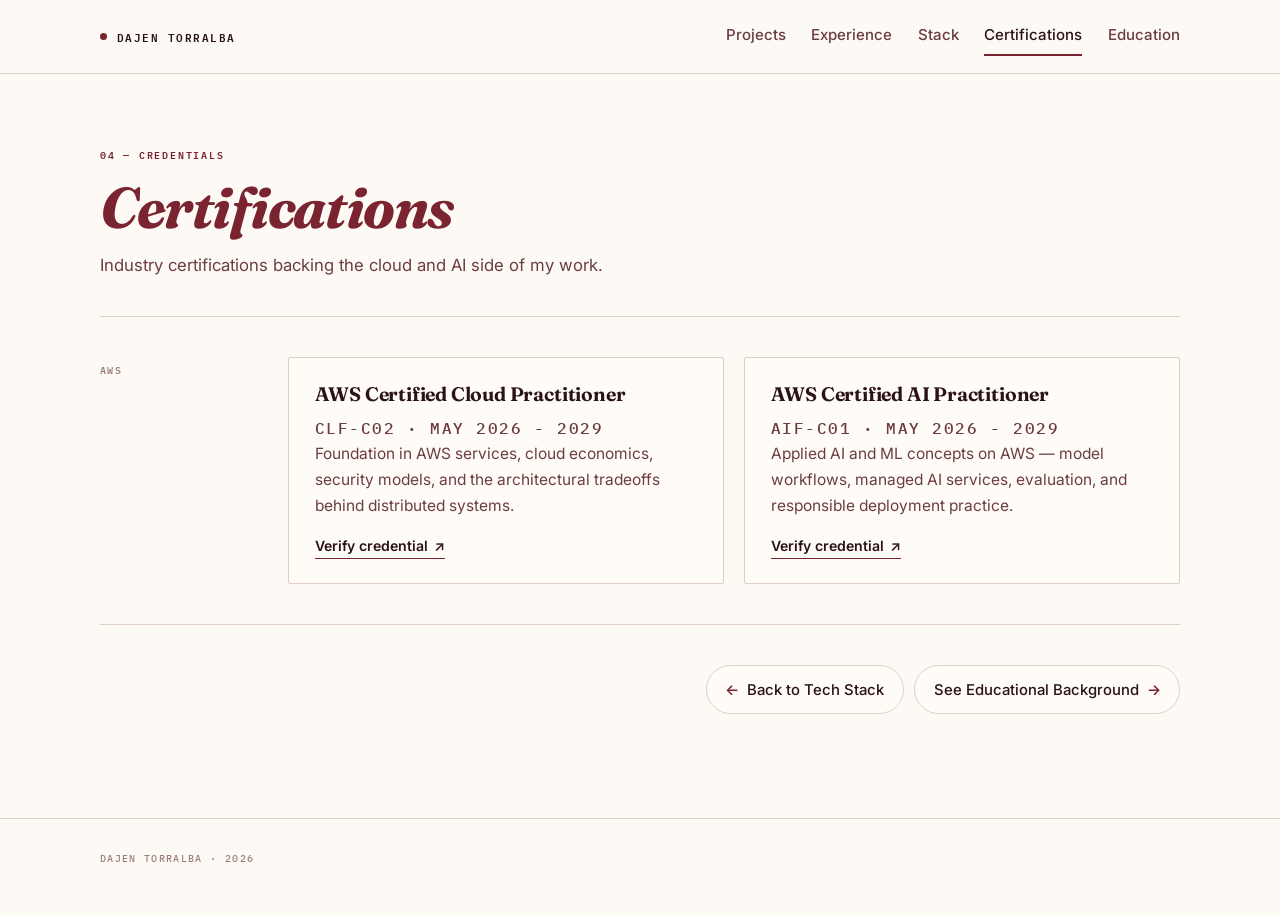
<file: certifications.html>
<!DOCTYPE html>
<html lang="en">
  <head>
    <meta charset="UTF-8" />
    <meta name="viewport" content="width=device-width, initial-scale=1.0" />
    <meta name="description" content="AWS Certified Cloud Practitioner and AWS Certified AI Practitioner credentials held by Dajen Torralba." />
    <title>Certifications — Dajen Torralba</title>

    <meta property="og:type" content="website" />
    <meta property="og:title" content="Certifications — Dajen Torralba" />
    <meta property="og:description" content="AWS Certified Cloud Practitioner and AWS Certified AI Practitioner credentials held by Dajen Torralba." />
    <meta name="twitter:card" content="summary_large_image" />

    <link rel="icon" href="data:image/svg+xml,<svg xmlns='http://www.w3.org/2000/svg' viewBox='0 0 32 32'><circle cx='16' cy='16' r='9' fill='%23d9922b'/></svg>" />

    <link rel="preconnect" href="https://fonts.googleapis.com" />
    <link rel="preconnect" href="https://fonts.gstatic.com" crossorigin />
    <link
      href="https://fonts.googleapis.com/css2?family=Fraunces:ital,wght@0,300..900;1,300..900&family=Inter:wght@400..700&family=IBM+Plex+Mono:wght@400..700&display=swap"
      rel="stylesheet"
    />
    <link rel="stylesheet" href="styles.css" />
    <script>document.documentElement.classList.add("js");</script>
    <!-- Umami analytics: cookieless pageviews. Custom events are
         emitted from script.js. Scoped to the live host so local
         previews don't count as traffic. -->
    <script
      defer
      src="https://cloud.umami.is/script.js"
      data-website-id="7c1a7ca9-946a-44bf-9232-5adcb33ba01f"
      data-domains="dajentorralba.github.io"
    ></script>
  </head>
  <body>
    <a class="skip-link" href="#main">Skip to content</a>

    <header class="masthead">
      <div class="shell masthead__inner">
        <a class="brand" href="index.html">Dajen&nbsp;Torralba</a>
        <nav class="nav" data-nav aria-label="Primary">
        <a href="projects.html">Projects</a>
        <a href="experience.html">Experience</a>
        <a href="stack.html">Stack</a>
        <a href="certifications.html">Certifications</a>
        <a href="education.html">Education</a>
        </nav>
        <button class="menu-toggle" aria-expanded="false" aria-controls="drawer">Menu</button>
      </div>
    </header>

    <div class="scrim"></div>
    <nav id="drawer" class="drawer" data-nav aria-label="Primary mobile">
      <button class="drawer__close" aria-label="Close menu">Close ×</button>
      <a href="projects.html">Projects</a>
      <a href="experience.html">Experience</a>
      <a href="stack.html">Stack</a>
      <a href="certifications.html">Certifications</a>
      <a href="education.html">Education</a>
    </nav>

    <main id="main">
      <section class="shell page-head">
        <p class="eyebrow">04 — Credentials</p>
        <h1 class="page-title">Certifications</h1>
        <p class="page-intro">Industry certifications backing the cloud and AI side of my work.</p>
      </section>

      <section class="shell rail reveal">
        <p class="rail__label">AWS</p>
        <div class="rail__body">
          <div class="plates plates--two">
            <article class="plate">
              <h2 class="plate__title">AWS Certified Cloud Practitioner</h2>
              <p class="plate__meta">CLF-C02 · May 2026 - 2029</p>
              <p>
                Foundation in AWS services, cloud economics, security models, and the
                architectural tradeoffs behind distributed systems.
              </p>
              <a class="plate__link" href="https://www.credly.com/badges/7d175295-0759-41d2-b193-5d890fbc2893/public_url">Verify credential <span aria-hidden="true">&nearr;</span></a>
            </article>

            <article class="plate">
              <h2 class="plate__title">AWS Certified AI Practitioner</h2>
              <p class="plate__meta">AIF-C01 · May 2026 - 2029</p>
              <p>
                Applied AI and ML concepts on AWS — model workflows, managed AI services,
                evaluation, and responsible deployment practice.
              </p>
              <a class="plate__link" href="https://www.credly.com/badges/7020e61a-3078-47af-9ef9-79678bc57afd/public_url">Verify credential <span aria-hidden="true">&nearr;</span></a>
            </article>
          </div>
        </div>
      </section>



      <nav class="shell pager reveal" aria-label="Page navigation">
        <a class="link-btn" href="stack.html"><span class="link-btn__arrow" aria-hidden="true">&larr;</span> Back to Tech Stack</a>
        <a class="link-btn" href="education.html">See Educational Background <span class="link-btn__arrow" aria-hidden="true">&rarr;</span></a>
      </nav>

    </main>

    <footer class="footer">
      <div class="shell footer__inner">
        <p>Dajen Torralba · 2026</p>
      </div>
    </footer>

    <script src="script.js"></script>
  </body>
</html>
</file>
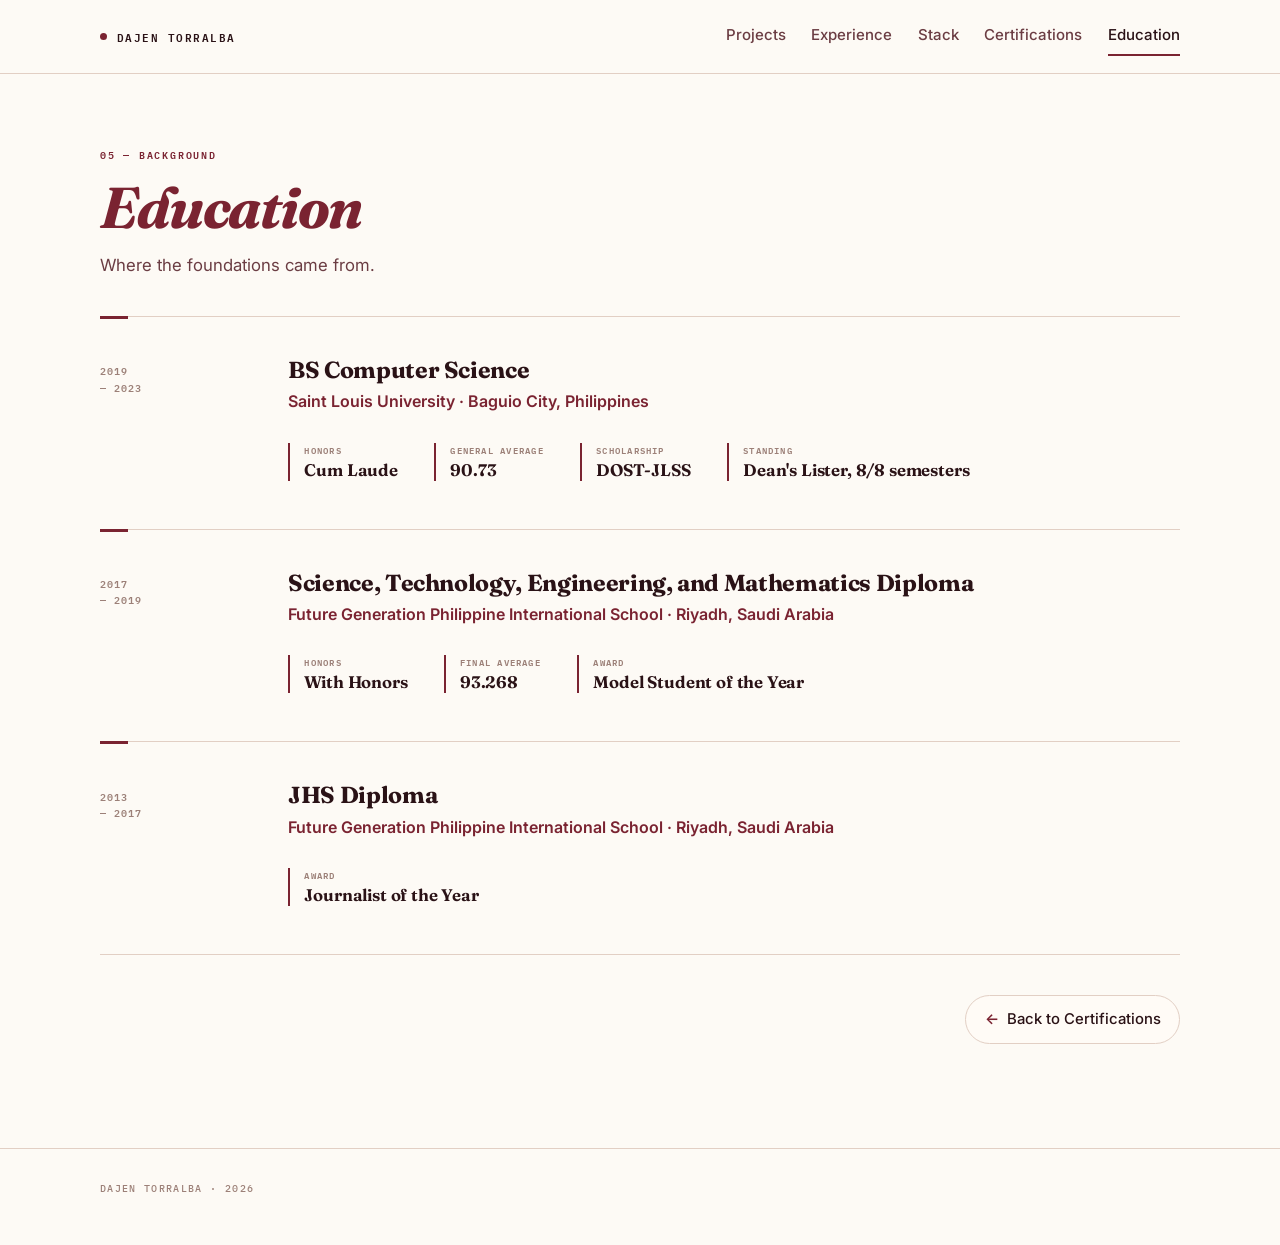
<file: education.html>
<!DOCTYPE html>
<html lang="en">
  <head>
    <meta charset="UTF-8" />
    <meta name="viewport" content="width=device-width, initial-scale=1.0" />
    <meta name="description" content="Academic background of Dajen Torralba, including a BS in Computer Science from Saint Louis University." />
    <title>Education — Dajen Torralba</title>

    <meta property="og:type" content="website" />
    <meta property="og:title" content="Education — Dajen Torralba" />
    <meta property="og:description" content="Academic background of Dajen Torralba, including a BS in Computer Science from Saint Louis University." />
    <meta name="twitter:card" content="summary_large_image" />

    <link rel="icon" href="data:image/svg+xml,<svg xmlns='http://www.w3.org/2000/svg' viewBox='0 0 32 32'><circle cx='16' cy='16' r='9' fill='%23d9922b'/></svg>" />

    <link rel="preconnect" href="https://fonts.googleapis.com" />
    <link rel="preconnect" href="https://fonts.gstatic.com" crossorigin />
    <link
      href="https://fonts.googleapis.com/css2?family=Fraunces:ital,wght@0,300..900;1,300..900&family=Inter:wght@400..700&family=IBM+Plex+Mono:wght@400..700&display=swap"
      rel="stylesheet"
    />
    <link rel="stylesheet" href="styles.css" />
    <script>document.documentElement.classList.add("js");</script>
    <!-- Umami analytics: cookieless pageviews. Custom events are
         emitted from script.js. Scoped to the live host so local
         previews don't count as traffic. -->
    <script
      defer
      src="https://cloud.umami.is/script.js"
      data-website-id="7c1a7ca9-946a-44bf-9232-5adcb33ba01f"
      data-domains="dajentorralba.github.io"
    ></script>
  </head>
  <body>
    <a class="skip-link" href="#main">Skip to content</a>

    <header class="masthead">
      <div class="shell masthead__inner">
        <a class="brand" href="index.html">Dajen&nbsp;Torralba</a>
        <nav class="nav" data-nav aria-label="Primary">
        <a href="projects.html">Projects</a>
        <a href="experience.html">Experience</a>
        <a href="stack.html">Stack</a>
        <a href="certifications.html">Certifications</a>
        <a href="education.html">Education</a>
        </nav>
        <button class="menu-toggle" aria-expanded="false" aria-controls="drawer">Menu</button>
      </div>
    </header>

    <div class="scrim"></div>
    <nav id="drawer" class="drawer" data-nav aria-label="Primary mobile">
      <button class="drawer__close" aria-label="Close menu">Close ×</button>
      <a href="projects.html">Projects</a>
      <a href="experience.html">Experience</a>
      <a href="stack.html">Stack</a>
      <a href="certifications.html">Certifications</a>
      <a href="education.html">Education</a>
    </nav>

    <main id="main">
      <section class="shell page-head">
        <p class="eyebrow">05 — Background</p>
        <h1 class="page-title">Education</h1>
        <p class="page-intro">Where the foundations came from.</p>
      </section>

      <section class="shell reveal">
        <article class="entry">
          <p class="entry__date">2019<br />— 2023</p>
          <div>
            <h2 class="entry__role">BS Computer Science</h2>
            <p class="entry__org"><a href="https://www.slu.edu.ph" target="_blank" rel="noopener noreferrer">Saint Louis University · Baguio City, Philippines</a></p>
            <dl class="marks">
              <div>
                <dt>Honors</dt>
                <dd>Cum Laude</dd>
              </div>
              <div>
                <dt>General average</dt>
                <dd>90.73</dd>
              </div>
              <div>
                <dt>Scholarship</dt>
                <dd>DOST-JLSS</dd>
              </div>
              <div>
                <dt>Standing</dt>
                <dd>Dean's Lister, 8/8 semesters</dd>
              </div>
            </dl>
          </div>
        </article>

        <article class="entry">
          <p class="entry__date">2017<br />— 2019</p>
          <div>
            <h2 class="entry__role">Science, Technology, Engineering, and Mathematics Diploma</h2>
            <p class="entry__org"><a href="https://www.facebook.com/fgpis2006/" target="_blank" rel="noopener noreferrer">Future Generation Philippine International School · Riyadh, Saudi Arabia</a></p>
            <dl class="marks">
              <div>
                <dt>Honors</dt>
                <dd>With Honors</dd>
              </div>
              <div>
                <dt>Final average</dt>
                <dd>93.268</dd>
              </div>
              <div>
                <dt>Award</dt>
                <dd>Model Student of the Year</dd>
              </div>
            </dl>
          </div>
        </article>

        <article class="entry">
          <p class="entry__date">2013<br />— 2017</p>
          <div>
            <h2 class="entry__role">JHS Diploma</h2>
            <p class="entry__org"><a href="https://www.facebook.com/fgpis2006/" target="_blank" rel="noopener noreferrer">Future Generation Philippine International School · Riyadh, Saudi Arabia</a></p>
            <dl class="marks">
              <div>
                <dt>Award</dt>
                <dd>Journalist of the Year</dd>
              </div>
            </dl>
          </div>
        </article>
      </section>


      <nav class="shell pager reveal" aria-label="Page navigation">
        <a class="link-btn" href="certifications.html"><span class="link-btn__arrow" aria-hidden="true">&larr;</span> Back to Certifications</a>
      </nav>

    </main>

    <footer class="footer">
      <div class="shell footer__inner">
        <p>Dajen Torralba · 2026</p>
      </div>
    </footer>

    <script src="script.js"></script>
  </body>
</html>
</file>
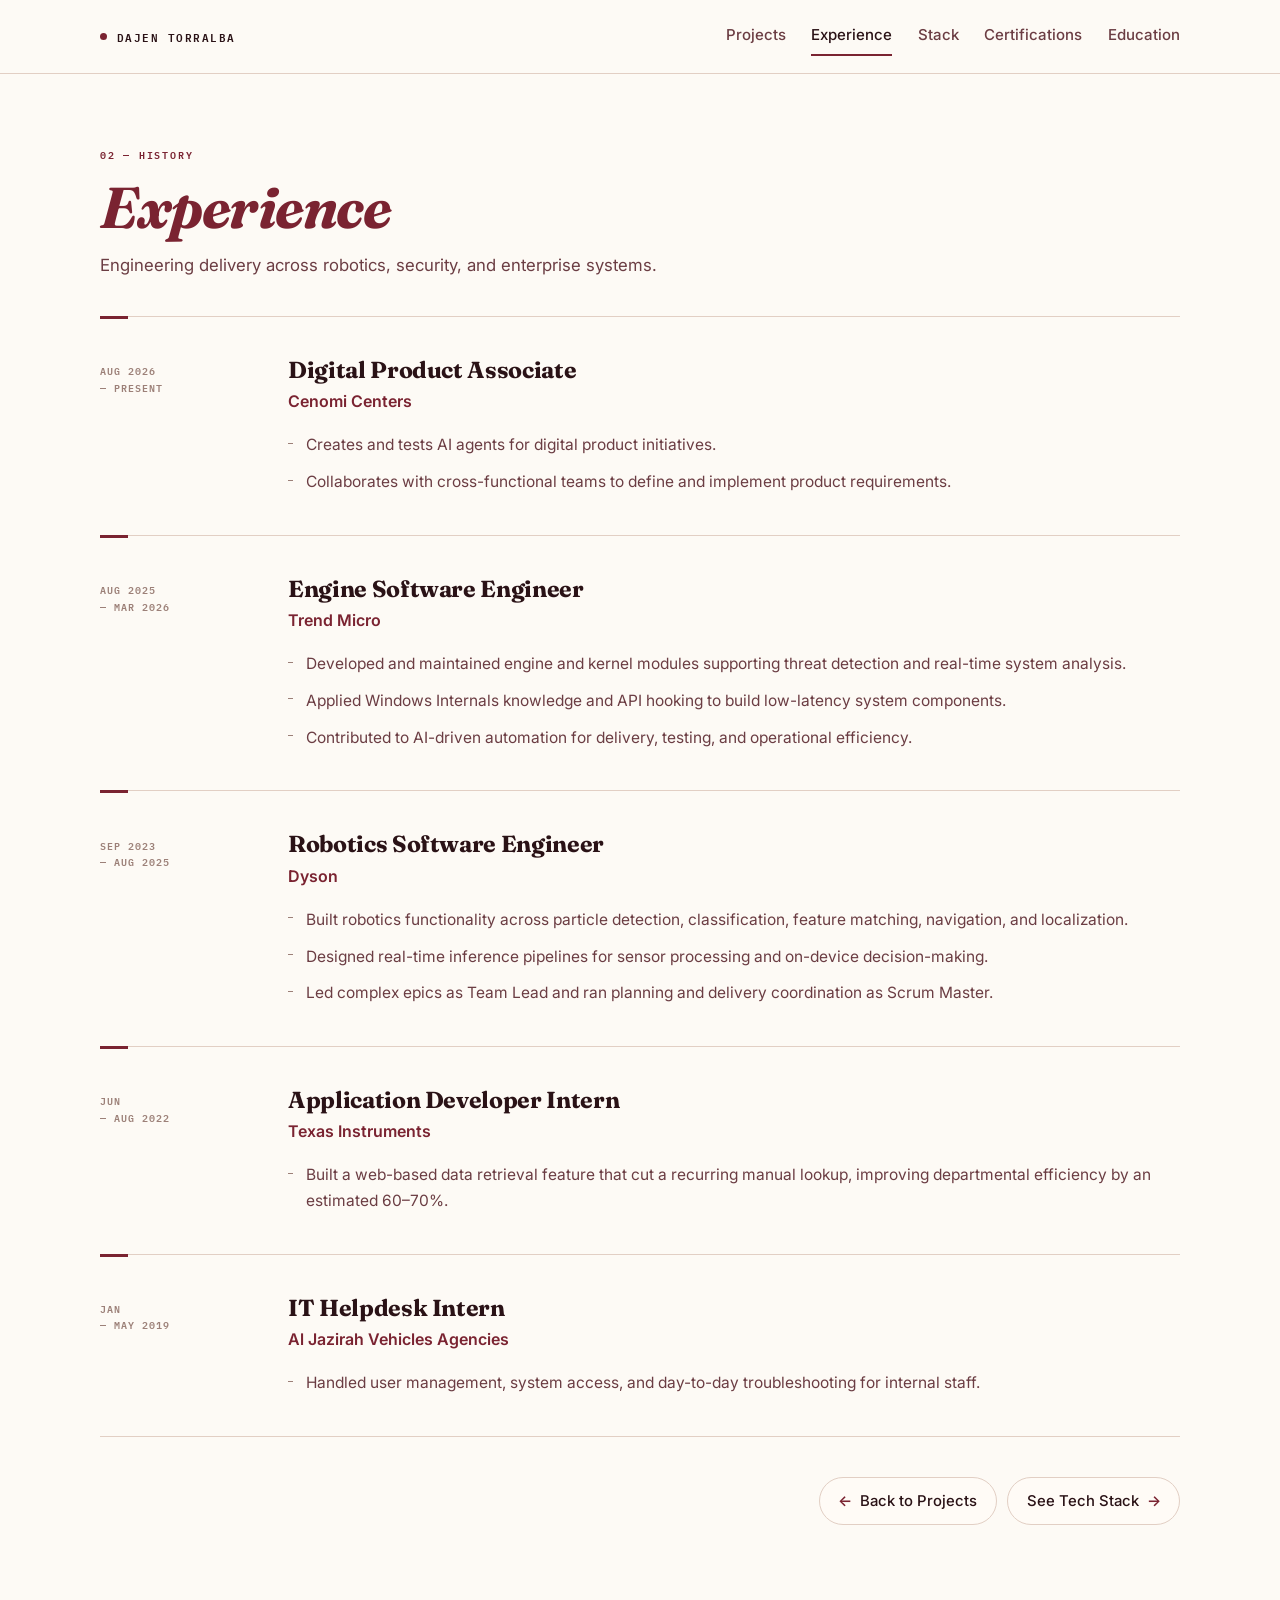
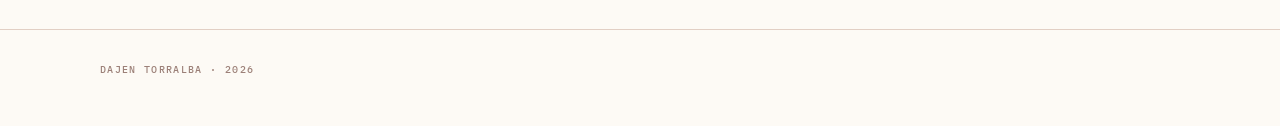
<file: experience.html>
<!DOCTYPE html>
<html lang="en">
  <head>
    <meta charset="UTF-8" />
    <meta name="viewport" content="width=device-width, initial-scale=1.0" />
    <meta name="description" content="Engineering roles held by Dajen Torralba at Trend Micro, Dyson, Texas Instruments, and Al Jazirah Vehicles Agencies." />
    <title>Experience — Dajen Torralba</title>

    <meta property="og:type" content="website" />
    <meta property="og:title" content="Experience — Dajen Torralba" />
    <meta property="og:description" content="Engineering roles held by Dajen Torralba at Trend Micro, Dyson, Texas Instruments, and Al Jazirah Vehicles Agencies." />
    <meta name="twitter:card" content="summary_large_image" />

    <link rel="icon" href="data:image/svg+xml,<svg xmlns='http://www.w3.org/2000/svg' viewBox='0 0 32 32'><circle cx='16' cy='16' r='9' fill='%23d9922b'/></svg>" />

    <link rel="preconnect" href="https://fonts.googleapis.com" />
    <link rel="preconnect" href="https://fonts.gstatic.com" crossorigin />
    <link
      href="https://fonts.googleapis.com/css2?family=Fraunces:ital,wght@0,300..900;1,300..900&family=Inter:wght@400..700&family=IBM+Plex+Mono:wght@400..700&display=swap"
      rel="stylesheet"
    />
    <link rel="stylesheet" href="styles.css" />
    <script>document.documentElement.classList.add("js");</script>
    <!-- Umami analytics: cookieless pageviews. Custom events are
         emitted from script.js. Scoped to the live host so local
         previews don't count as traffic. -->
    <script
      defer
      src="https://cloud.umami.is/script.js"
      data-website-id="7c1a7ca9-946a-44bf-9232-5adcb33ba01f"
      data-domains="dajentorralba.github.io"
    ></script>
  </head>
  <body>
    <a class="skip-link" href="#main">Skip to content</a>

    <header class="masthead">
      <div class="shell masthead__inner">
        <a class="brand" href="index.html">Dajen&nbsp;Torralba</a>
        <nav class="nav" data-nav aria-label="Primary">
        <a href="projects.html">Projects</a>
        <a href="experience.html">Experience</a>
        <a href="stack.html">Stack</a>
        <a href="certifications.html">Certifications</a>
        <a href="education.html">Education</a>
        </nav>
        <button class="menu-toggle" aria-expanded="false" aria-controls="drawer">Menu</button>
      </div>
    </header>

    <div class="scrim"></div>
    <nav id="drawer" class="drawer" data-nav aria-label="Primary mobile">
      <button class="drawer__close" aria-label="Close menu">Close ×</button>
      <a href="projects.html">Projects</a>
      <a href="experience.html">Experience</a>
      <a href="stack.html">Stack</a>
      <a href="certifications.html">Certifications</a>
      <a href="education.html">Education</a>
    </nav>

    <main id="main">
      <section class="shell page-head">
        <p class="eyebrow">02 — History</p>
        <h1 class="page-title">Experience</h1>
        <p class="page-intro">Engineering delivery across robotics, security, and enterprise systems.</p>
      </section>

      <section class="shell reveal">
        <article class="entry">
          <p class="entry__date">Aug 2026<br />— Present</p>
          <div>
            <h2 class="entry__role">Digital Product Associate</h2>
            <p class="entry__org"><a href="https://centers.cenomi.com/sa-en/">Cenomi Centers</a></p>
            <ul class="entry__list">
              <li>Creates and tests AI agents for digital product initiatives.</li>
              <li>Collaborates with cross-functional teams to define and implement product requirements.</li>
            </ul>
          </div>
        </article>

        <article class="entry">
          <p class="entry__date">Aug 2025<br />— Mar 2026</p>
          <div>
            <h2 class="entry__role">Engine Software Engineer</h2>
            <p class="entry__org"><a href="https://www.trendmicro.com/">Trend Micro</a></p>
            <ul class="entry__list">
              <li>Developed and maintained engine and kernel modules supporting threat detection and real-time system analysis.</li>
              <li>Applied Windows Internals knowledge and API hooking to build low-latency system components.</li>
              <li>Contributed to AI-driven automation for delivery, testing, and operational efficiency.</li>
            </ul>
          </div>
        </article>

        <article class="entry">
          <p class="entry__date">Sep 2023<br />— Aug 2025</p>
          <div>
            <h2 class="entry__role">Robotics Software Engineer</h2>
            <p class="entry__org"><a href="https://www.dyson.com/">Dyson</a></p>
            <ul class="entry__list">
              <li>Built robotics functionality across particle detection, classification, feature matching, navigation, and localization.</li>
              <li>Designed real-time inference pipelines for sensor processing and on-device decision-making.</li>
              <li>Led complex epics as Team Lead and ran planning and delivery coordination as Scrum Master.</li>
            </ul>
          </div>
        </article>

        <article class="entry">
          <p class="entry__date">Jun<br />— Aug 2022</p>
          <div>
            <h2 class="entry__role">Application Developer Intern</h2>
            <p class="entry__org"><a href="https://www.ti.com/">Texas Instruments</a></p>
            <ul class="entry__list">
              <li>Built a web-based data retrieval feature that cut a recurring manual lookup, improving departmental efficiency by an estimated 60–70%.</li>
            </ul>
          </div>
        </article>

        <article class="entry">
          <p class="entry__date">Jan<br />— May 2019</p>
          <div>
            <h2 class="entry__role">IT Helpdesk Intern</h2>
            <p class="entry__org"><a href="https://en.aljazirahford.com">Al Jazirah Vehicles Agencies</a></p>
            <ul class="entry__list">
              <li>Handled user management, system access, and day-to-day troubleshooting for internal staff.</li>
            </ul>
          </div>
        </article>
      </section>



      <nav class="shell pager reveal" aria-label="Page navigation">
        <a class="link-btn" href="projects.html"><span class="link-btn__arrow" aria-hidden="true">&larr;</span> Back to Projects</a>
        <a class="link-btn" href="stack.html">See Tech Stack <span class="link-btn__arrow" aria-hidden="true">&rarr;</span></a>
      </nav>

    </main>

    <footer class="footer">
      <div class="shell footer__inner">
        <p>Dajen Torralba · 2026</p>
      </div>
    </footer>

    <script src="script.js"></script>
  </body>
</html>
</file>
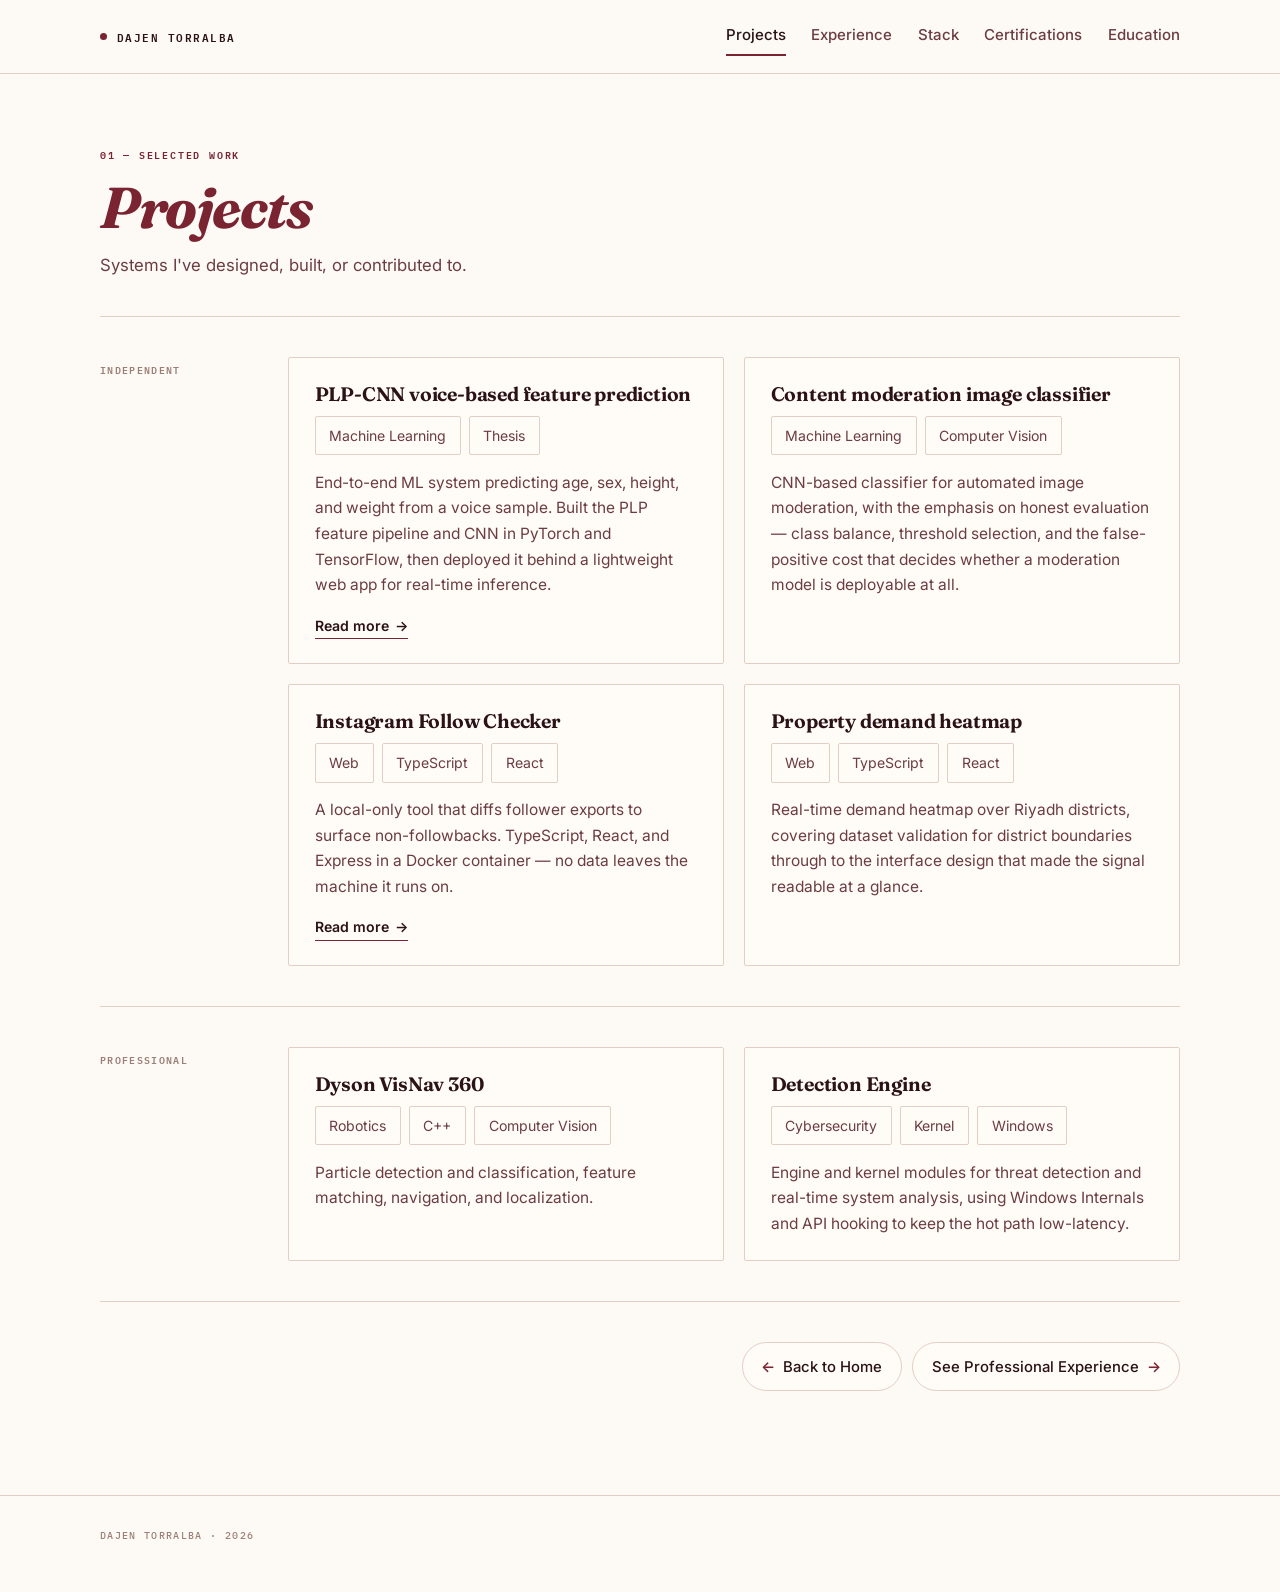
<file: projects.html>
<!DOCTYPE html>
<html lang="en">
  <head>
    <meta charset="UTF-8" />
    <meta name="viewport" content="width=device-width, initial-scale=1.0" />
    <meta name="description" content="Selected engineering projects by Dajen Torralba across machine learning, computer vision, robotics, and security." />
    <title>Projects — Dajen Torralba</title>

    <meta property="og:type" content="website" />
    <meta property="og:title" content="Projects — Dajen Torralba" />
    <meta property="og:description" content="Selected engineering projects by Dajen Torralba across machine learning, computer vision, robotics, and security." />
    <meta name="twitter:card" content="summary_large_image" />

    <link rel="icon" href="data:image/svg+xml,<svg xmlns='http://www.w3.org/2000/svg' viewBox='0 0 32 32'><circle cx='16' cy='16' r='9' fill='%23d9922b'/></svg>" />

    <link rel="preconnect" href="https://fonts.googleapis.com" />
    <link rel="preconnect" href="https://fonts.gstatic.com" crossorigin />
    <link
      href="https://fonts.googleapis.com/css2?family=Fraunces:ital,wght@0,300..900;1,300..900&family=Inter:wght@400..700&family=IBM+Plex+Mono:wght@400..700&display=swap"
      rel="stylesheet"
    />
    <link rel="stylesheet" href="styles.css" />
    <script>document.documentElement.classList.add("js");</script>
    <!-- Umami analytics: cookieless pageviews. Custom events are
         emitted from script.js. Scoped to the live host so local
         previews don't count as traffic. -->
    <script
      defer
      src="https://cloud.umami.is/script.js"
      data-website-id="7c1a7ca9-946a-44bf-9232-5adcb33ba01f"
      data-domains="dajentorralba.github.io"
    ></script>
  </head>
  <body>
    <a class="skip-link" href="#main">Skip to content</a>

    <header class="masthead">
      <div class="shell masthead__inner">
        <a class="brand" href="index.html">Dajen&nbsp;Torralba</a>
        <nav class="nav" data-nav aria-label="Primary">
        <a href="projects.html">Projects</a>
        <a href="experience.html">Experience</a>
        <a href="stack.html">Stack</a>
        <a href="certifications.html">Certifications</a>
        <a href="education.html">Education</a>
        </nav>
        <button class="menu-toggle" aria-expanded="false" aria-controls="drawer">Menu</button>
      </div>
    </header>

    <div class="scrim"></div>
    <nav id="drawer" class="drawer" data-nav aria-label="Primary mobile">
      <button class="drawer__close" aria-label="Close menu">Close ×</button>
      <a href="projects.html">Projects</a>
      <a href="experience.html">Experience</a>
      <a href="stack.html">Stack</a>
      <a href="certifications.html">Certifications</a>
      <a href="education.html">Education</a>
    </nav>

    <main id="main">
      <section class="shell page-head">
        <p class="eyebrow">01 — Selected work</p>
        <h1 class="page-title">Projects</h1>
        <p class="page-intro">Systems I've designed, built, or contributed to.</p>
      </section>

      <section class="shell rail reveal">
        <p class="rail__label">Independent</p>
        <div class="rail__body">
          <div class="plates plates--two">
            <article class="plate">
              <h2 class="plate__title">PLP-CNN voice-based feature prediction</h2>
              <div class="tags">
                <span>Machine Learning</span>
                <span>Thesis</span>
              </div>

              <p>
                End-to-end ML system predicting age, sex, height, and weight from a voice
                sample. Built the PLP feature pipeline and CNN in PyTorch and TensorFlow,
                then deployed it behind a lightweight web app for real-time inference.
              </p>
              <a class="plate__link" href="https://www.linkedin.com/feed/update/urn:li:activity:7080107226740240384/">Read more <span aria-hidden="true">&rarr;</span></a>
            </article>

            <article class="plate">
              <h2 class="plate__title">Content moderation image classifier</h2>
              <div class="tags">
                <span>Machine Learning</span>
                <span>Computer Vision</span>
              </div>
              <p>
                CNN-based classifier for automated image moderation, with the emphasis on
                honest evaluation — class balance, threshold selection, and the false-positive
                cost that decides whether a moderation model is deployable at all.
              </p>
            </article>

            <article class="plate">
              <h2 class="plate__title">Instagram Follow Checker</h2>
              <div class="tags">
                <span>Web</span>
                <span>TypeScript</span>
                <span>React</span>
              </div>
              <p>
                A local-only tool that diffs follower exports to surface non-followbacks.
                TypeScript, React, and Express in a Docker container — no data leaves the
                machine it runs on.
              </p>
              <a class="plate__link" href="https://dajentorralba.github.io/instagram-follower-check/">Read more <span aria-hidden="true">&rarr;</span></a>
            </article>

            <article class="plate">
              <h2 class="plate__title">Property demand heatmap</h2>
              <div class="tags">
                <span>Web</span>
                <span>TypeScript</span>
                <span>React</span>
              </div>
              <p>
                Real-time demand heatmap over Riyadh districts, covering dataset validation
                for district boundaries through to the interface design that made the
                signal readable at a glance.
              </p>
            </article>
          </div>
        </div>
      </section>

      <section class="shell rail reveal">
        <p class="rail__label">Professional</p>
        <div class="rail__body">
          <div class="plates plates--two">
            <article class="plate">
              <h2 class="plate__title">Dyson VisNav 360</h2>
              <div class="tags">
                <span>Robotics</span>
                <span>C++</span>
                <span>Computer Vision</span>
              </div>
              <p>
                Particle detection and classification, feature matching, navigation, and
                localization.
              </p>
            </article>

            <article class="plate">
              <h2 class="plate__title">Detection Engine</h2>
              <div class="tags">
                <span>Cybersecurity</span>
                <span>Kernel</span>
                <span>Windows</span>
              </div>
              <p>
                Engine and kernel modules for threat detection and real-time system analysis,
                using Windows Internals and API hooking to keep the hot path low-latency.
              </p>
            </article>
          </div>
        </div>
      </section>



      <nav class="shell pager reveal" aria-label="Page navigation">
        <a class="link-btn" href="index.html"><span class="link-btn__arrow" aria-hidden="true">&larr;</span> Back to Home</a>
        <a class="link-btn" href="experience.html">See Professional Experience <span class="link-btn__arrow" aria-hidden="true">&rarr;</span></a>
      </nav>

    </main>

    <footer class="footer">
      <div class="shell footer__inner">
        <p>Dajen Torralba · 2026</p>
      </div>
    </footer>

    <script src="script.js"></script>
  </body>
</html>
</file>
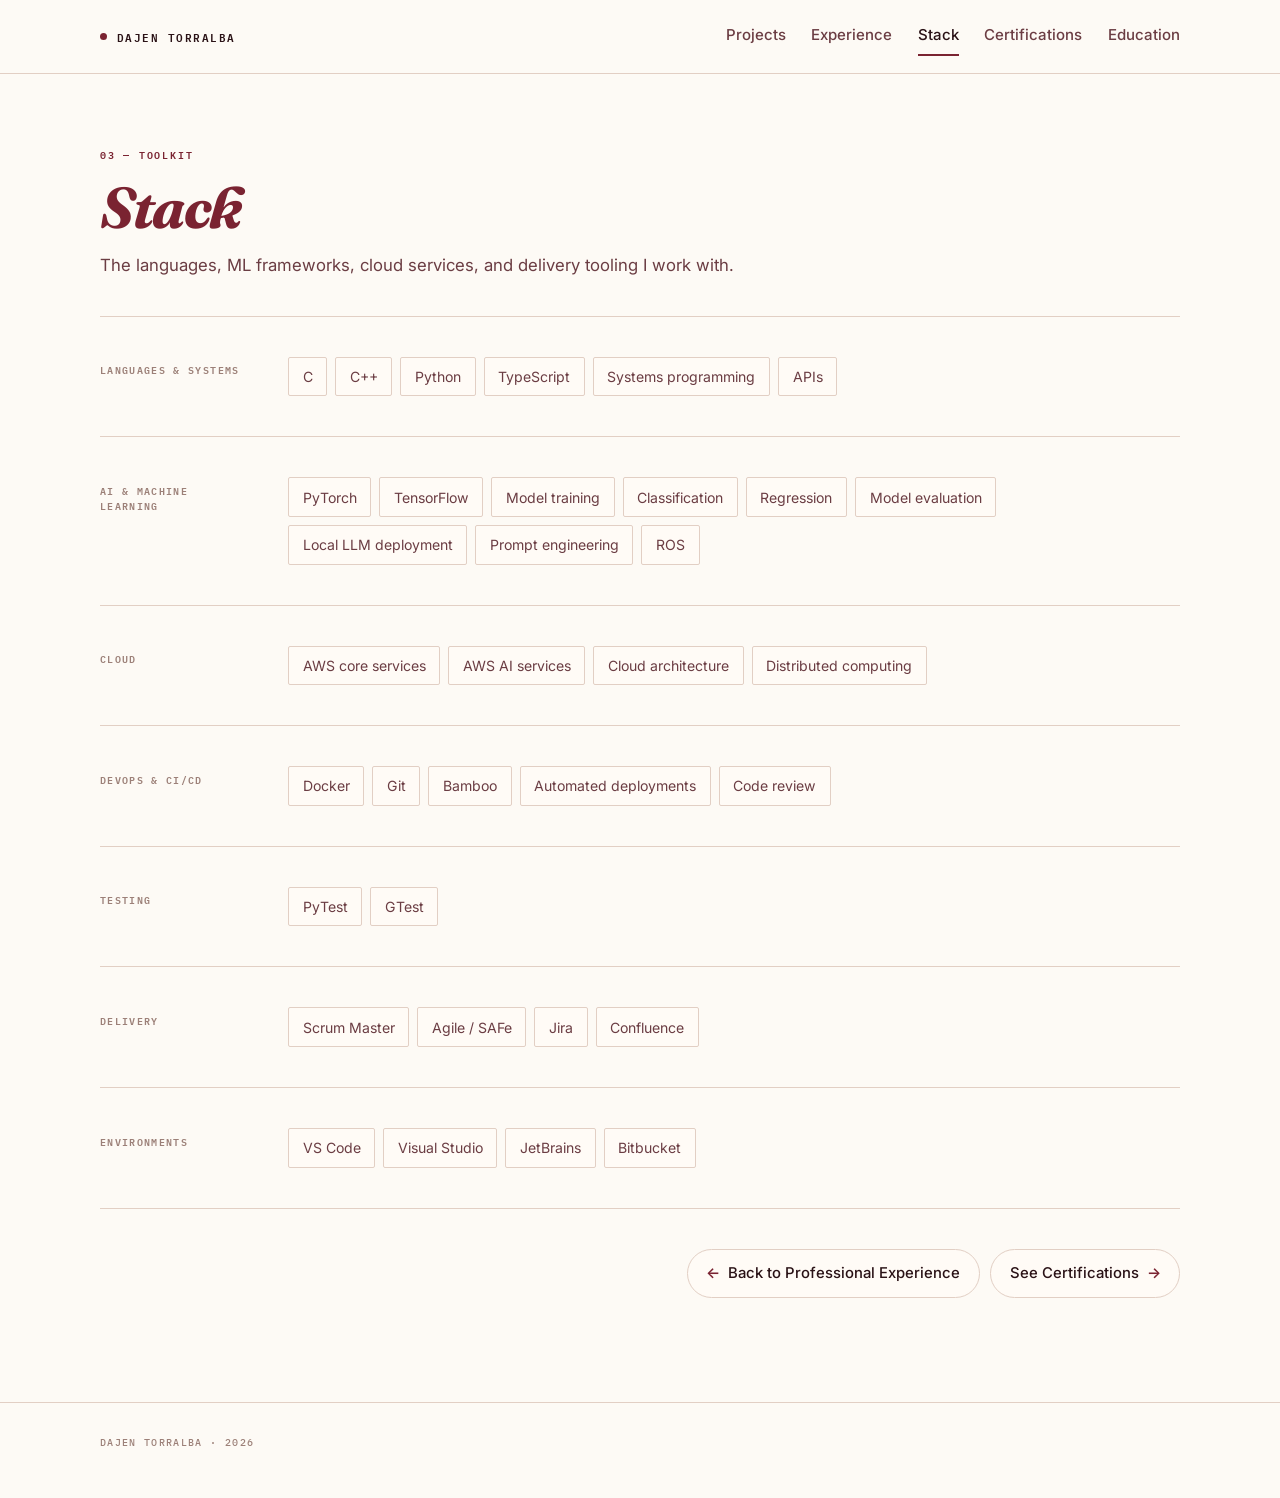
<file: stack.html>
<!DOCTYPE html>
<html lang="en">
  <head>
    <meta charset="UTF-8" />
    <meta name="viewport" content="width=device-width, initial-scale=1.0" />
    <meta name="description" content="The languages, ML frameworks, cloud services, and delivery tooling Dajen Torralba works with." />
    <title>Stack — Dajen Torralba</title>

    <meta property="og:type" content="website" />
    <meta property="og:title" content="Stack — Dajen Torralba" />
    <meta property="og:description" content="The languages, ML frameworks, cloud services, and delivery tooling Dajen Torralba works with." />
    <meta name="twitter:card" content="summary_large_image" />

    <link rel="icon" href="data:image/svg+xml,<svg xmlns='http://www.w3.org/2000/svg' viewBox='0 0 32 32'><circle cx='16' cy='16' r='9' fill='%23d9922b'/></svg>" />

    <link rel="preconnect" href="https://fonts.googleapis.com" />
    <link rel="preconnect" href="https://fonts.gstatic.com" crossorigin />
    <link
      href="https://fonts.googleapis.com/css2?family=Fraunces:ital,wght@0,300..900;1,300..900&family=Inter:wght@400..700&family=IBM+Plex+Mono:wght@400..700&display=swap"
      rel="stylesheet"
    />
    <link rel="stylesheet" href="styles.css" />
    <script>document.documentElement.classList.add("js");</script>
    <!-- Umami analytics: cookieless pageviews. Custom events are
         emitted from script.js. Scoped to the live host so local
         previews don't count as traffic. -->
    <script
      defer
      src="https://cloud.umami.is/script.js"
      data-website-id="7c1a7ca9-946a-44bf-9232-5adcb33ba01f"
      data-domains="dajentorralba.github.io"
    ></script>
  </head>
  <body>
    <a class="skip-link" href="#main">Skip to content</a>

    <header class="masthead">
      <div class="shell masthead__inner">
        <a class="brand" href="index.html">Dajen&nbsp;Torralba</a>
        <nav class="nav" data-nav aria-label="Primary">
        <a href="projects.html">Projects</a>
        <a href="experience.html">Experience</a>
        <a href="stack.html">Stack</a>
        <a href="certifications.html">Certifications</a>
        <a href="education.html">Education</a>
        </nav>
        <button class="menu-toggle" aria-expanded="false" aria-controls="drawer">Menu</button>
      </div>
    </header>

    <div class="scrim"></div>
    <nav id="drawer" class="drawer" data-nav aria-label="Primary mobile">
      <button class="drawer__close" aria-label="Close menu">Close ×</button>
      <a href="projects.html">Projects</a>
      <a href="experience.html">Experience</a>
      <a href="stack.html">Stack</a>
      <a href="certifications.html">Certifications</a>
      <a href="education.html">Education</a>
    </nav>

    <main id="main">
      <section class="shell page-head">
        <p class="eyebrow">03 — Toolkit</p>
        <h1 class="page-title">Stack</h1>
        <p class="page-intro">The languages, ML frameworks, cloud services, and delivery tooling I work with.</p>
      </section>

      <section class="shell rail reveal">
        <p class="rail__label">Languages &amp; systems</p>
        <div class="rail__body">
          <div class="tags">
            <span>C</span>
            <span>C++</span>
            <span>Python</span>
            <span>TypeScript</span>
            <span>Systems programming</span>
            <span>APIs</span>
          </div>
        </div>
      </section>

      <section class="shell rail reveal">
        <p class="rail__label">AI &amp; machine learning</p>
        <div class="rail__body">
          <div class="tags">
            <span>PyTorch</span>
            <span>TensorFlow</span>
            <span>Model training</span>
            <span>Classification</span>
            <span>Regression</span>
            <span>Model evaluation</span>
            <span>Local LLM deployment</span>
            <span>Prompt engineering</span>
            <span>ROS</span>
          </div>
        </div>
      </section>

      <section class="shell rail reveal">
        <p class="rail__label">Cloud</p>
        <div class="rail__body">
          <div class="tags">
            <span>AWS core services</span>
            <span>AWS AI services</span>
            <span>Cloud architecture</span>
            <span>Distributed computing</span>
          </div>
        </div>
      </section>

      <section class="shell rail reveal">
        <p class="rail__label">DevOps &amp; CI/CD</p>
        <div class="rail__body">
          <div class="tags">
            <span>Docker</span>
            <span>Git</span>
            <span>Bamboo</span>
            <span>Automated deployments</span>
            <span>Code review</span>
          </div>
        </div>
      </section>

      <section class="shell rail reveal">
        <p class="rail__label">Testing</p>
        <div class="rail__body">
          <div class="tags">
            <span>PyTest</span>
            <span>GTest</span>
          </div>
        </div>
      </section>

      <section class="shell rail reveal">
        <p class="rail__label">Delivery</p>
        <div class="rail__body">
          <div class="tags">
            <span>Scrum Master</span>
            <span>Agile / SAFe</span>
            <span>Jira</span>
            <span>Confluence</span>
          </div>
        </div>
      </section>

      <section class="shell rail reveal">
        <p class="rail__label">Environments</p>
        <div class="rail__body">
          <div class="tags">
            <span>VS Code</span>
            <span>Visual Studio</span>
            <span>JetBrains</span>
            <span>Bitbucket</span>
          </div>
        </div>
      </section>



      <nav class="shell pager reveal" aria-label="Page navigation">
        <a class="link-btn" href="experience.html"><span class="link-btn__arrow" aria-hidden="true">&larr;</span> Back to Professional Experience</a>
        <a class="link-btn" href="certifications.html">See Certifications <span class="link-btn__arrow" aria-hidden="true">&rarr;</span></a>
      </nav>

    </main>

    <footer class="footer">
      <div class="shell footer__inner">
        <p>Dajen Torralba · 2026</p>
      </div>
    </footer>

    <script src="script.js"></script>
  </body>
</html>
</file>
<file: styles.css>
/* ============================================================
   Dajen Torralba — portfolio
   Direction: instrumentation. Signal in, inference out.
   ============================================================ */

:root {
  color-scheme: light;

  /* Warm editorial palette: burgundy + antique brass on ivory paper */
  --ink: #2a1216;
  --ink-2: #6b3d43;
  --ink-3: #9c8078;
  --paper: #fdfaf5;
  --surface: #fffbf6;
  --line: #e2cfc4;
  --line-soft: #eee2d8;
  --far: #7a2331;
  --near: #7a2331;

  --display: "Fraunces", ui-serif, Georgia, serif;
  --body: "Inter", ui-sans-serif, system-ui, sans-serif;
  --mono: "IBM Plex Mono", ui-monospace, "SF Mono", Menlo, monospace;

  --rail: 9rem;
  --gap: 2.75rem;
  --radius: 2px;
}

*,
*::before,
*::after {
  box-sizing: border-box;
}

html {
  scroll-behavior: smooth;
  -webkit-text-size-adjust: 100%;
}

body {
  margin: 0;
  min-height: 100vh;
  background: var(--paper);
  color: var(--ink);
  font-family: var(--body);
  font-size: 16px;
  line-height: 1.65;
  font-synthesis-weight: none;
  -webkit-font-smoothing: antialiased;
}

a {
  color: inherit;
  text-decoration: none;
}

button {
  font: inherit;
  color: inherit;
  border: none;
  background: none;
  padding: 0;
  cursor: pointer;
}

img,
canvas {
  display: block;
  max-width: 100%;
}

:focus-visible {
  outline: 2px solid var(--near);
  outline-offset: 3px;
  border-radius: var(--radius);
}

.skip-link {
  position: absolute;
  left: -9999px;
  top: 0;
  background: var(--ink);
  color: var(--paper);
  padding: 0.75rem 1rem;
  z-index: 100;
}

.skip-link:focus {
  left: 0;
}

/* ---------- shell ---------------------------------------- */

.shell {
  width: min(1080px, 100% - 3rem);
  margin-inline: auto;
}

/* ---------- masthead ------------------------------------- */

.masthead {
  border-bottom: 1px solid var(--line);
  background: var(--paper);
  position: sticky;
  top: 0;
  z-index: 20;
}

.masthead__inner {
  display: flex;
  align-items: center;
  justify-content: space-between;
  gap: 1.5rem;
  padding-block: 1.1rem;
}

.brand {
  font-family: var(--mono);
  font-size: 0.68rem;
  font-weight: 600;
  letter-spacing: 0.14em;
  text-transform: uppercase;
  line-height: 1.3;
  display: inline-flex;
  align-items: center;
  gap: 0.6rem;
}

.brand::before {
  content: "";
  width: 7px;
  height: 7px;
  border-radius: 50%;
  background: var(--near);
  flex: none;
}

.nav {
  display: none;
  gap: 1.6rem;
}

.nav a {
  font-size: 0.94rem;
  font-weight: 500;
  color: var(--ink-2);
  padding-block: 0.35rem;
  border-bottom: 2px solid transparent;
  transition: color 140ms ease, border-color 140ms ease;
}

.nav a:hover {
  color: var(--ink);
}

.nav a[aria-current="page"] {
  color: var(--ink);
  border-bottom-color: var(--near);
}

.menu-toggle {
  font-family: var(--mono);
  font-size: 0.62rem;
  font-weight: 600;
  letter-spacing: 0.14em;
  text-transform: uppercase;
  padding: 0.6rem 0.9rem;
  border: 1px solid var(--line);
  border-radius: 999px;
  background: var(--surface);
}

/* ---------- map ------------------------------ */

.now-map {
  display: grid;
  grid-template-columns: 1.3fr 1fr;
  gap: var(--gap);
  padding-block: 2.5rem;
  border-top: 1px solid var(--line);
  align-items: start;
}

.now-map__now.rail {
  border-top: none;
  padding-block: 0;
}

.travel-map-header {
  display: flex;
  align-items: baseline;
  justify-content: space-between;
  margin-bottom: 24px;
  flex-wrap: wrap;
  gap: 8px;
}

.travel-map-label {
  font-size: 11px;
  letter-spacing: 0.12em;
  text-transform: uppercase;
  color: var(--ink-3);
  font-weight: 600;
}

.map-figure {
  position: relative;
  width: 100%;
}

.map-figure svg {
  width: 100%;
  height: auto;
  display: block;
}

.map-figure svg path {
  fill: var(--line-soft);
  stroke: var(--surface);
  stroke-width: 0.6;
  transition: fill 0.15s ease;
  cursor: default;
}

.map-figure svg path.visited {
  fill: var(--ink);
  cursor: pointer;
}

.map-figure svg g[id]:hover path,
.map-figure svg path:hover {
  fill: var(--near);
}

.map-tooltip {
  position: absolute;
  pointer-events: none;
  background: var(--ink);
  color: #fff;
  font-size: 12px;
  font-weight: 500;
  padding: 5px 10px;
  border-radius: 6px;
  transform: translate(-50%, -130%);
  white-space: nowrap;
  opacity: 0;
  transition: opacity 0.1s ease;
  z-index: 10;
}

.map-tooltip.visible {
  opacity: 1;
}

.map-credit {
  margin-top: 10px;
  font-size: 11px;
  color: var(--ink-3);
}

.map-credit a {
  color: inherit;
}

/* ---------- drawer (mobile) ------------------------------ */

.scrim {
  position: fixed;
  inset: 0;
  background: rgba(42, 18, 22, 0.4);
  opacity: 0;
  pointer-events: none;
  transition: opacity 200ms ease;
  z-index: 29;
}

.scrim.is-open {
  opacity: 1;
  pointer-events: auto;
}

.drawer {
  position: fixed;
  inset: 0 0 0 auto;
  width: min(300px, 84vw);
  background: var(--surface);
  border-left: 1px solid var(--line);
  padding: 1.5rem 1.25rem;
  transform: translateX(105%);
  transition: transform 240ms cubic-bezier(0.32, 0.72, 0, 1);
  z-index: 30;
  display: flex;
  flex-direction: column;
  gap: 0.2rem;
}

.drawer.is-open {
  transform: translateX(0);
}

.drawer__close {
  align-self: flex-end;
  font-family: var(--mono);
  font-size: 0.62rem;
  letter-spacing: 0.14em;
  text-transform: uppercase;
  color: var(--ink-3);
  margin-bottom: 1.25rem;
}

.drawer a {
  display: block;
  padding: 0.8rem 0.75rem;
  font-size: 1.02rem;
  border-bottom: 1px solid var(--line-soft);
  color: var(--ink-2);
}

.drawer a[aria-current="page"] {
  color: var(--ink);
  font-weight: 600;
}

.drawer a[aria-current="page"]::before {
  content: "";
  display: inline-block;
  width: 6px;
  height: 6px;
  border-radius: 50%;
  background: var(--near);
  margin-right: 0.6rem;
  vertical-align: middle;
}

/* ---------- hero ----------------------------------------- */

.hero {
  padding-block: clamp(3rem, 7vw, 5rem) clamp(1.5rem, 3vw, 2.25rem);
}

.hero__greeting {
  font-family: var(--display);
  font-style: italic;
  font-size: clamp(3.4rem, 9vw, 6.5rem);
  font-weight: 600;
  letter-spacing: -0.03em;
  line-height: 0.95;
  margin: 0 0 1.5rem;
  color: var(--near);
}

.hero__lede {
  font-size: clamp(1.05rem, 1.9vw, 1.3rem);
  line-height: 1.55;
  color: var(--ink-2);
  max-width: 54ch;
  margin: 0;
}

.hero__links {
  display: flex;
  flex-wrap: wrap;
  gap: 0.65rem;
  margin-top: 2.25rem;
}

.link-btn {
  display: inline-flex;
  align-items: center;
  gap: 0.5rem;
  padding: 0.7rem 1.15rem;
  border: 1px solid var(--line);
  border-radius: 999px;
  background: var(--surface);
  font-size: 0.93rem;
  font-weight: 500;
  transition: border-color 140ms ease, transform 140ms ease;
}

.link-btn:hover {
  border-color: var(--ink-3);
  transform: translateY(-1px);
}

.link-btn__arrow {
  color: var(--near);
  font-weight: 600;
}

/* ---------- page header ---------------------------------- */

.page-head {
  padding-block: clamp(3rem, 6vw, 4.5rem) 2.25rem;
}

.eyebrow {
  font-family: var(--mono);
  font-size: 0.62rem;
  font-weight: 600;
  letter-spacing: 0.18em;
  text-transform: uppercase;
  color: var(--near);
  margin: 0 0 1rem;
}

.hero__greeting {
  font-family: var(--display);
  font-style: italic;
  font-size: clamp(3.4rem, 9vw, 6.5rem);
  font-weight: 600;
  letter-spacing: -0.03em;
  line-height: 0.95;
  margin: 0 0 1.5rem;
  color: var(--near);
}

.page-title {
  font-family: var(--display);
  font-style: italic;
  font-size: clamp(2.4rem, 5.5vw, 3.6rem);
  font-weight: 700;
  letter-spacing: -0.025em;
  line-height: 1;
  margin: 0 0 1rem;
  color: var(--near);
}

.page-intro {
  font-size: 1.05rem;
  color: var(--ink-2);
  max-width: 58ch;
  margin: 0;
}

/* ---------- rail layout ---------------------------------- */

.rail {
  display: grid;
  grid-template-columns: var(--rail) 1fr;
  gap: var(--gap);
  padding-block: 2.5rem;
  border-top: 1px solid var(--line);
}

.rail__label {
  font-family: var(--mono);
  font-size: 0.6rem;
  font-weight: 600;
  letter-spacing: 0.14em;
  text-transform: uppercase;
  color: var(--ink-3);
  line-height: 1.6;
  margin: 0.35rem 0 0;
  align-self: start;
}

.rail__body>*:first-child {
  margin-top: 0;
}

/* ---------- plates (projects / certs / education) -------- */

.plates {
  display: grid;
  gap: 1.25rem;
}

.plate {
  background: var(--surface);
  border: 1px solid var(--line);
  border-radius: var(--radius);
  padding: 1.5rem 1.6rem;
  transition: border-color 160ms ease;
}

.plate:hover {
  border-color: var(--ink-3);
}

.plate__title {
  font-family: var(--display);
  font-size: 1.22rem;
  font-weight: 650;
  letter-spacing: -0.01em;
  line-height: 1.25;
  margin: 0 0 0.6rem;
}

.plate__meta {
  font-family: var(--mono);
  font-size: 0.62rem;
  font-weight: 500;
  letter-spacing: 0.1em;
  text-transform: uppercase;
  color: var(--ink-3);
  margin: 0 0 0.75rem;
}

.plate p {
  margin: 0;
  color: var(--ink-2);
  font-size: 0.97rem;
}

.plate__link {
  display: inline-flex;
  align-items: center;
  gap: 0.4rem;
  margin-top: 1rem;
  font-size: 0.88rem;
  font-weight: 600;
  color: var(--ink);
  border-bottom: 1px solid var(--near);
  padding-bottom: 1px;
}

.plate__link:hover {
  color: var(--far);
}

/* ---------- timeline ------------------------------------- */

.entry {
  display: grid;
  grid-template-columns: var(--rail) 1fr;
  gap: var(--gap);
  padding-block: 2.5rem;
  border-top: 1px solid var(--line);
  position: relative;
}

.entry::before {
  content: "";
  position: absolute;
  top: -1px;
  left: 0;
  width: 28px;
  height: 3px;
  background: var(--near);
}

.entry__date {
  font-family: var(--mono);
  font-size: 0.6rem;
  font-weight: 600;
  letter-spacing: 0.1em;
  text-transform: uppercase;
  color: var(--ink-3);
  margin: 0.35rem 0 0;
  align-self: start;
  line-height: 1.7;
}

.entry__role {
  font-family: var(--display);
  font-size: 1.45rem;
  font-weight: 700;
  letter-spacing: -0.015em;
  line-height: 1.15;
  margin: 0 0 0.3rem;
}

.entry__org {
  font-size: 1rem;
  color: var(--far);
  font-weight: 600;
  margin: 0 0 1.1rem;
}

.entry__list {
  margin: 0;
  padding: 0;
  list-style: none;
  display: grid;
  gap: 0.7rem;
}

.entry__list li {
  position: relative;
  padding-left: 1.15rem;
  color: var(--ink-2);
  font-size: 0.97rem;
}

.entry__list li::before {
  content: "";
  position: absolute;
  left: 0;
  top: 0.68em;
  width: 5px;
  height: 1px;
  background: var(--ink-3);
}

/* ---------- stack ---------------------------------------- */

.tags {
  display: flex;
  flex-wrap: wrap;
  gap: 0.5rem;
}

.plate .tags {
  margin-bottom: 0.9rem;
}

.tags span {
  display: inline-flex;
  align-items: center;
  padding: 0.45rem 0.85rem;
  border: 1px solid var(--line);
  border-radius: var(--radius);
  background: var(--surface);
  font-size: 0.88rem;
  color: var(--ink-2);
  transition: border-color 140ms ease, color 140ms ease;
}

.tags span:hover {
  border-color: var(--far);
  color: var(--ink);
}

/* ---------- footer --------------------------------------- */

.footer {
  border-top: 1px solid var(--line);
  margin-top: 4rem;
  padding-block: 2rem 3rem;
}

.footer__inner {
  display: flex;
  flex-wrap: wrap;
  gap: 1rem 2rem;
  justify-content: space-between;
  align-items: baseline;
}

.footer p {
  margin: 0;
  font-family: var(--mono);
  font-size: 0.6rem;
  font-weight: 500;
  letter-spacing: 0.14em;
  text-transform: uppercase;
  color: var(--ink-3);
}

/* ---------- pager ----------------------------------------
   End-of-page handoff. Sits bottom-right, previous then next,
   so the pair reads in travel order left to right.
----------------------------------------------------------- */

.pager {
  display: flex;
  flex-wrap: wrap;
  align-items: center;
  justify-content: flex-end;
  gap: 0.65rem;
  padding-block: 2.5rem;
  border-top: 1px solid var(--line);
}

/* ---------- reveal --------------------------------------- */

/* Gated on .js so that with scripting disabled the content is simply
   visible rather than stuck at opacity 0. */
html.js .reveal {
  opacity: 0;
  transform: translateY(10px);
  transition: opacity 600ms ease, transform 600ms ease;
}

html.js .reveal.is-visible {
  opacity: 1;
  transform: none;
}

/* ---------- responsive ----------------------------------- */

@media (min-width: 900px) {
  .nav {
    display: flex;
  }

  .menu-toggle,
  .drawer,
  .scrim {
    display: none;
  }
}

@media (min-width: 720px) {
  .plates--two {
    grid-template-columns: repeat(2, minmax(0, 1fr));
  }
}

@media (max-width: 719px) {
  .shell {
    width: calc(100% - 2.25rem);
  }

  .rail,
  .entry {
    grid-template-columns: 1fr;
    gap: 0.9rem;
  }

  .now-map {
    grid-template-columns: 1fr;
  }

  .now-map__travel {
    padding-top: 1.5rem;
    border-top: 1px solid var(--line-soft);
  }

  .rail__label,
  .entry__date {
    margin-top: 0;
  }
}

@media (prefers-reduced-motion: reduce) {
  html {
    scroll-behavior: auto;
  }

  *,
  *::before,
  *::after {
    animation-duration: 0.01ms !important;
    transition-duration: 0.01ms !important;
  }

  html.js .reveal {
    opacity: 1;
    transform: none;
  }
}

/* ---------- credential readout --------------------------- */

.marks {
  display: flex;
  flex-wrap: wrap;
  gap: 0 2.25rem;
  margin: 1.25rem 0 0;
  padding: 0;
}

.marks>div {
  padding-left: 0.9rem;
  border-left: 2px solid var(--near);
  margin-block: 0.5rem;
}

.marks dt {
  font-family: var(--mono);
  font-size: 0.55rem;
  font-weight: 600;
  letter-spacing: 0.14em;
  text-transform: uppercase;
  color: var(--ink-3);
  margin: 0 0 0.15rem;
}

.marks dd {
  margin: 0;
  font-family: var(--display);
  font-size: 1.05rem;
  font-weight: 650;
  letter-spacing: -0.01em;
  color: var(--ink);
  line-height: 1.25;
}
</file>
